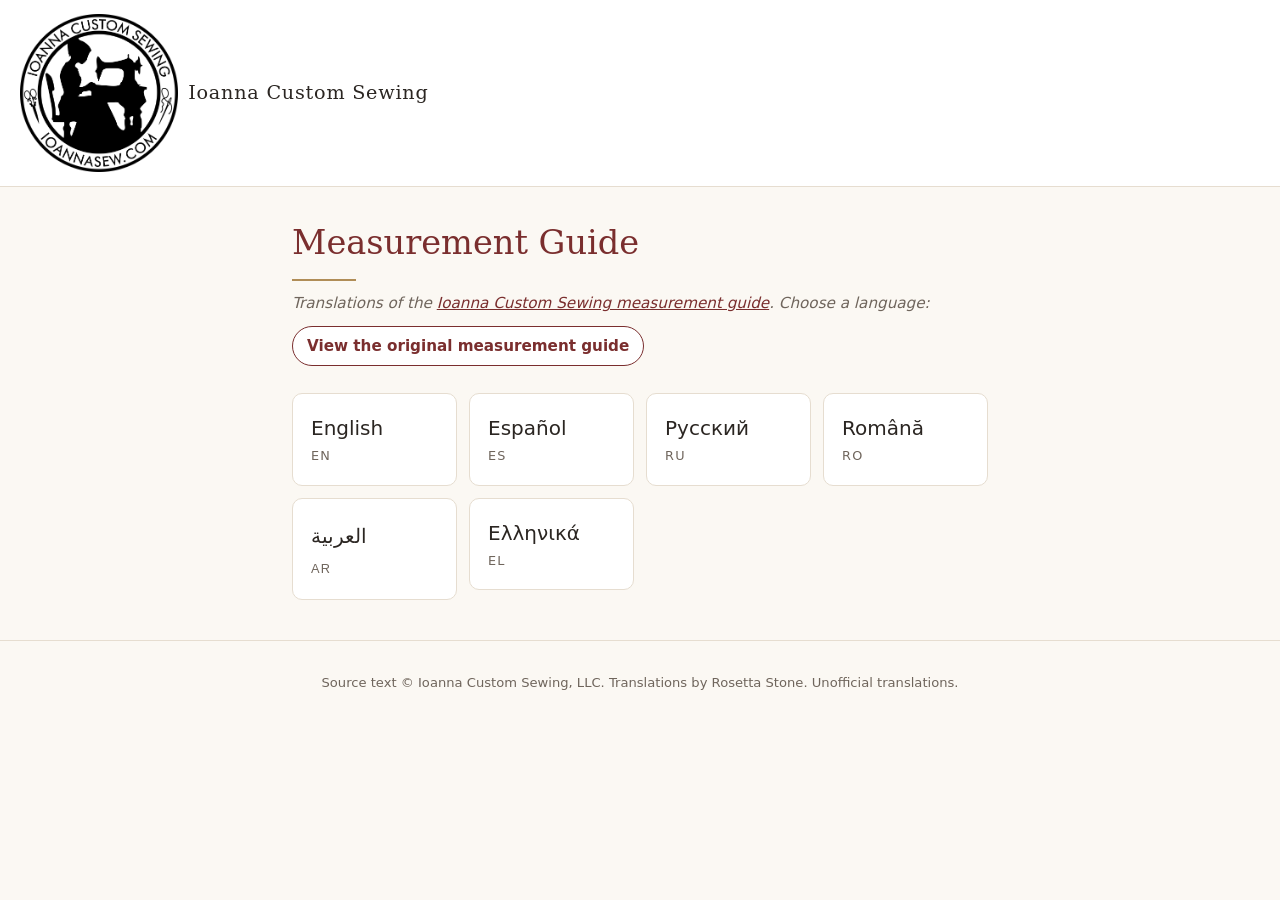
<file: index.html>
<!DOCTYPE html>
<html lang="en" dir="ltr">
<head>
<meta charset="utf-8">
<meta name="viewport" content="width=device-width, initial-scale=1">
<title>Measurement Guide — Translations — Ioanna Custom Sewing</title>
<link rel="stylesheet" href="style.css?v=3">
</head>
<body>
<header class="site">
  <div class="brand"><a class="logo-link" href="https://orthodox-attire.com/measurement-guide"><img class="logo" src="images/ioannaSewNoLastNameLogoNoBackground.png" width="158" height="158" alt="Ioanna Custom Sewing logo"></a><a class="home" href="index.html">Ioanna Custom Sewing</a></div>
</header>
<main>
  <h1>Measurement Guide</h1>
  <p class="sub">Translations of the <a href="https://orthodox-attire.com/measurement-guide">Ioanna Custom Sewing measurement guide</a>. Choose a language:</p>
  <p class="orig"><a href="https://orthodox-attire.com/measurement-guide">View the original measurement guide</a></p>
  <ul class="langgrid">
    <li><a href="en.html" lang="en" hreflang="en" dir="ltr"><span class="lname">English</span><span class="code">en</span></a></li>
    <li><a href="es.html" lang="es" hreflang="es" dir="ltr"><span class="lname">Español</span><span class="code">es</span></a></li>
    <li><a href="ru.html" lang="ru" hreflang="ru" dir="ltr"><span class="lname">Русский</span><span class="code">ru</span></a></li>
    <li><a href="ro.html" lang="ro" hreflang="ro" dir="ltr"><span class="lname">Română</span><span class="code">ro</span></a></li>
    <li><a href="ar.html" lang="ar" hreflang="ar" dir="rtl"><span class="lname">العربية</span><span class="code">ar</span></a></li>
    <li><a href="el.html" lang="el" hreflang="el" dir="ltr"><span class="lname">Ελληνικά</span><span class="code">el</span></a></li>
  </ul>
</main>
<footer>
  <p>Source text © Ioanna Custom Sewing, LLC. Translations by Rosetta Stone. Unofficial translations.</p>
</footer>
</body>
</html>
</file>
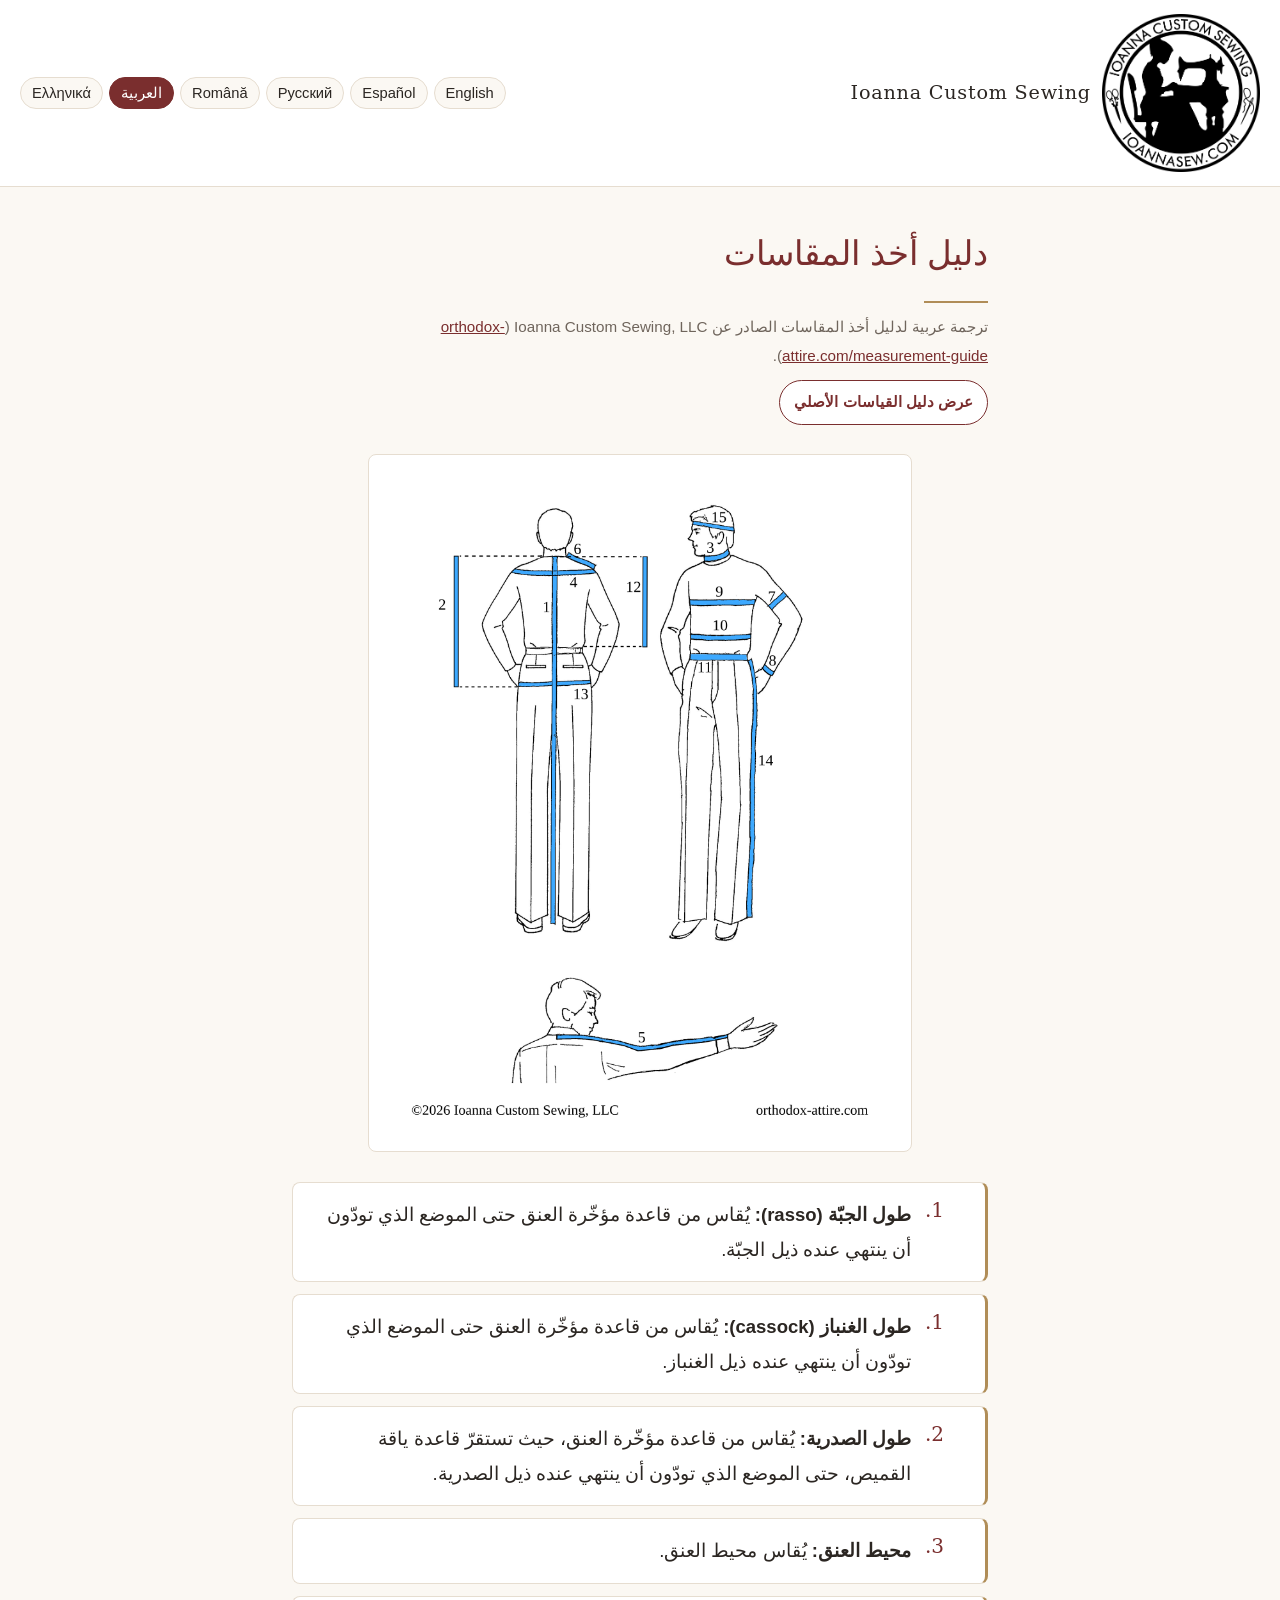
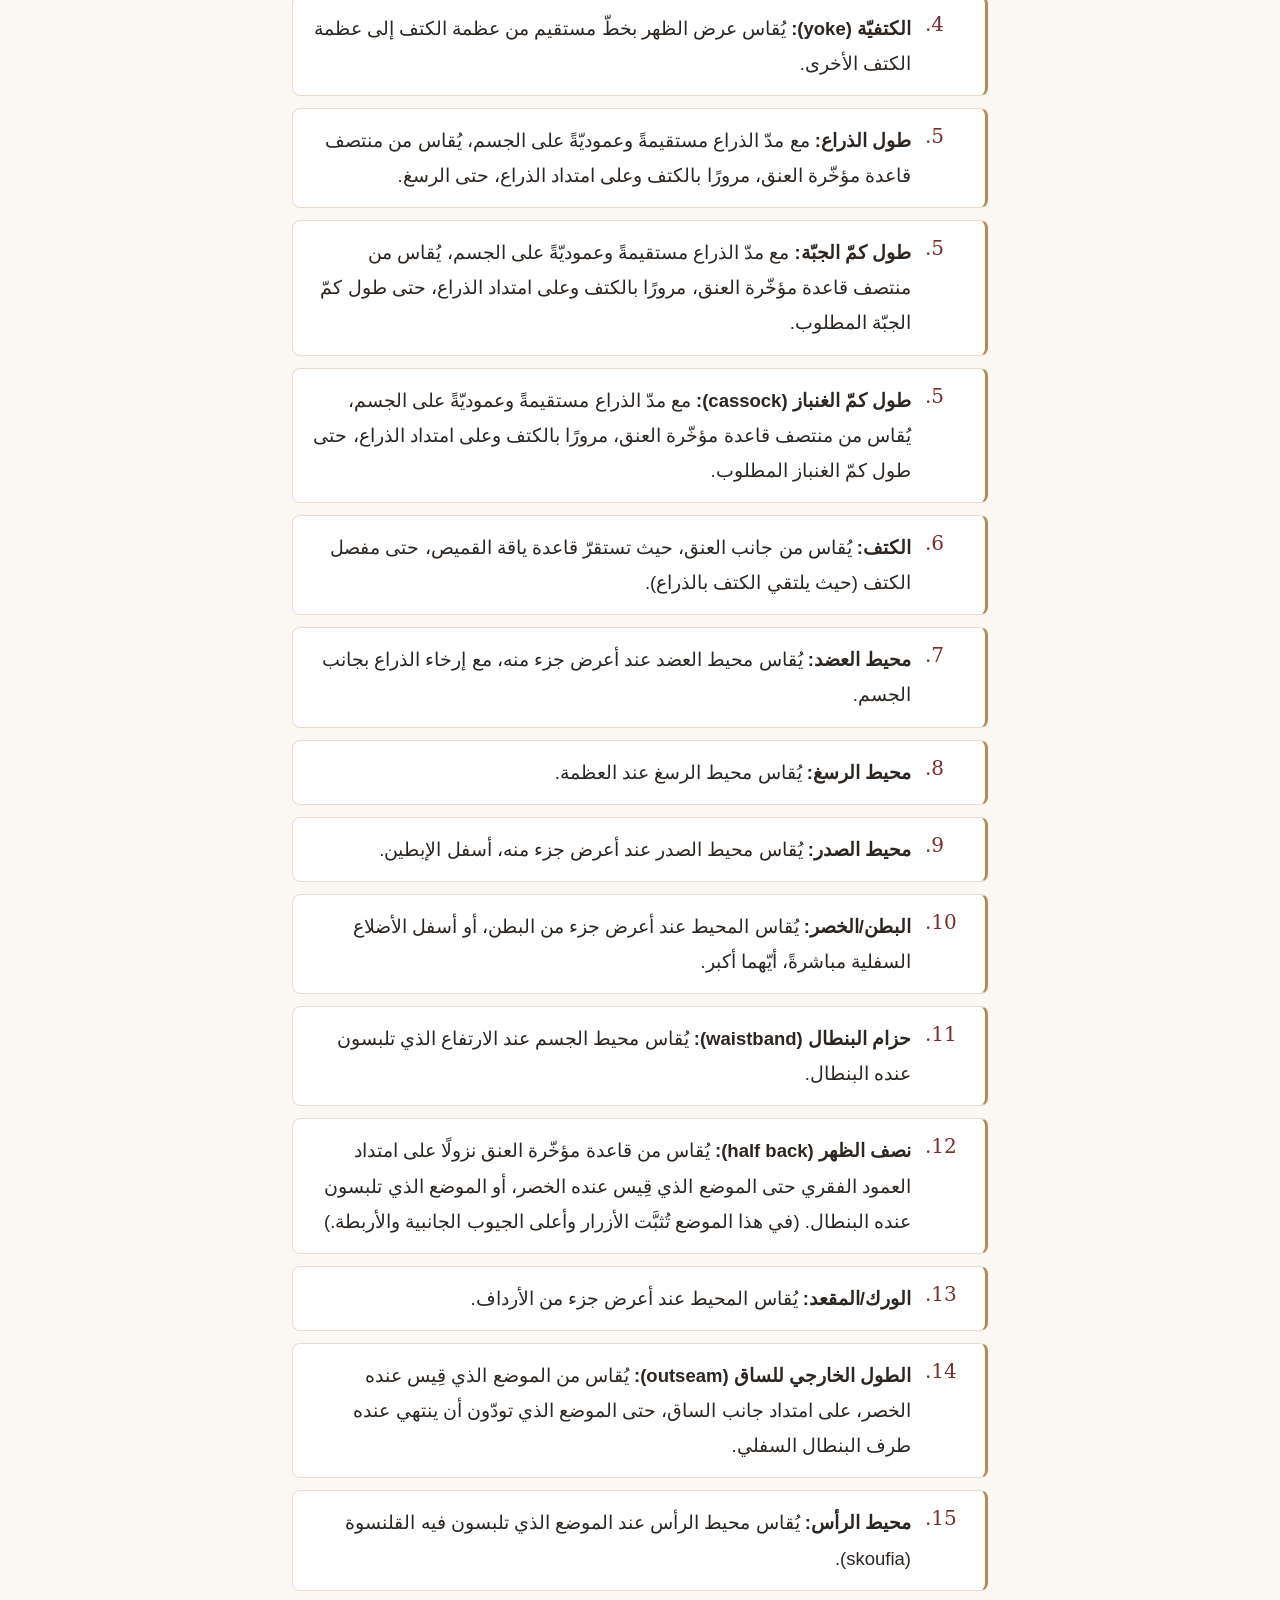
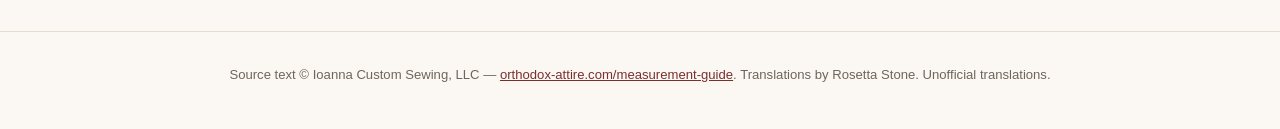
<file: ar.html>
<!DOCTYPE html>
<html lang="ar" dir="rtl">
<head>
<meta charset="utf-8">
<meta name="viewport" content="width=device-width, initial-scale=1">
<title>دليل أخذ المقاسات — Ioanna Custom Sewing</title>
<link rel="stylesheet" href="style.css?v=3">
</head>
<body>
<header class="site">
  <div class="brand"><a class="logo-link" href="https://orthodox-attire.com/measurement-guide"><img class="logo" src="images/ioannaSewNoLastNameLogoNoBackground.png" width="158" height="158" alt="Ioanna Custom Sewing logo"></a><a class="home" href="index.html" lang="en" dir="ltr">Ioanna Custom Sewing</a></div>
  <nav class="langs" aria-label="Language / Idioma / Язык / Limba / اللغة / Γλώσσα"><ul><li><a href="en.html" lang="en" hreflang="en" dir="ltr">English</a></li><li><a href="es.html" lang="es" hreflang="es" dir="ltr">Español</a></li><li><a href="ru.html" lang="ru" hreflang="ru" dir="ltr">Русский</a></li><li><a href="ro.html" lang="ro" hreflang="ro" dir="ltr">Română</a></li><li><a href="ar.html" lang="ar" hreflang="ar" dir="rtl" aria-current="page">العربية</a></li><li><a href="el.html" lang="el" hreflang="el" dir="ltr">Ελληνικά</a></li></ul></nav>
</header>
<main>
  <h1>دليل أخذ المقاسات</h1>
  <p class="sub">ترجمة عربية لدليل أخذ المقاسات الصادر عن Ioanna Custom Sewing, LLC ‏(<a href="https://orthodox-attire.com/measurement-guide">orthodox-attire.com/measurement-guide</a>).</p>
  <p class="orig"><a href="https://orthodox-attire.com/measurement-guide">عرض دليل القياسات الأصلي</a></p>
  <figure class="diagram"><img src="images/IoannaCustomSewing-MensMeasurementDiagram.png" width="816" height="1056" alt="مخطط القياسات"></figure>
  <ol class="guide">
      <li value="1"><span class="num">1.</span><div><strong>طول الجبّة (rasso):</strong> يُقاس من قاعدة مؤخّرة العنق حتى الموضع الذي تودّون أن ينتهي عنده ذيل الجبّة.</div></li>
      <li value="1"><span class="num">1.</span><div><strong>طول الغنباز (cassock):</strong> يُقاس من قاعدة مؤخّرة العنق حتى الموضع الذي تودّون أن ينتهي عنده ذيل الغنباز.</div></li>
      <li value="2"><span class="num">2.</span><div><strong>طول الصدرية:</strong> يُقاس من قاعدة مؤخّرة العنق، حيث تستقرّ قاعدة ياقة القميص، حتى الموضع الذي تودّون أن ينتهي عنده ذيل الصدرية.</div></li>
      <li value="3"><span class="num">3.</span><div><strong>محيط العنق:</strong> يُقاس محيط العنق.</div></li>
      <li value="4"><span class="num">4.</span><div><strong>الكتفيّة (yoke):</strong> يُقاس عرض الظهر بخطّ مستقيم من عظمة الكتف إلى عظمة الكتف الأخرى.</div></li>
      <li value="5"><span class="num">5.</span><div><strong>طول الذراع:</strong> مع مدّ الذراع مستقيمةً وعموديّةً على الجسم، يُقاس من منتصف قاعدة مؤخّرة العنق، مرورًا بالكتف وعلى امتداد الذراع، حتى الرسغ.</div></li>
      <li value="5"><span class="num">5.</span><div><strong>طول كمّ الجبّة:</strong> مع مدّ الذراع مستقيمةً وعموديّةً على الجسم، يُقاس من منتصف قاعدة مؤخّرة العنق، مرورًا بالكتف وعلى امتداد الذراع، حتى طول كمّ الجبّة المطلوب.</div></li>
      <li value="5"><span class="num">5.</span><div><strong>طول كمّ الغنباز (cassock):</strong> مع مدّ الذراع مستقيمةً وعموديّةً على الجسم، يُقاس من منتصف قاعدة مؤخّرة العنق، مرورًا بالكتف وعلى امتداد الذراع، حتى طول كمّ الغنباز المطلوب.</div></li>
      <li value="6"><span class="num">6.</span><div><strong>الكتف:</strong> يُقاس من جانب العنق، حيث تستقرّ قاعدة ياقة القميص، حتى مفصل الكتف (حيث يلتقي الكتف بالذراع).</div></li>
      <li value="7"><span class="num">7.</span><div><strong>محيط العضد:</strong> يُقاس محيط العضد عند أعرض جزء منه، مع إرخاء الذراع بجانب الجسم.</div></li>
      <li value="8"><span class="num">8.</span><div><strong>محيط الرسغ:</strong> يُقاس محيط الرسغ عند العظمة.</div></li>
      <li value="9"><span class="num">9.</span><div><strong>محيط الصدر:</strong> يُقاس محيط الصدر عند أعرض جزء منه، أسفل الإبطين.</div></li>
      <li value="10"><span class="num">10.</span><div><strong>البطن/الخصر:</strong> يُقاس المحيط عند أعرض جزء من البطن، أو أسفل الأضلاع السفلية مباشرةً، أيّهما أكبر.</div></li>
      <li value="11"><span class="num">11.</span><div><strong>حزام البنطال (waistband):</strong> يُقاس محيط الجسم عند الارتفاع الذي تلبسون عنده البنطال.</div></li>
      <li value="12"><span class="num">12.</span><div><strong>نصف الظهر (half back):</strong> يُقاس من قاعدة مؤخّرة العنق نزولًا على امتداد العمود الفقري حتى الموضع الذي قِيس عنده الخصر، أو الموضع الذي تلبسون عنده البنطال. (في هذا الموضع تُثبَّت الأزرار وأعلى الجيوب الجانبية والأربطة.)</div></li>
      <li value="13"><span class="num">13.</span><div><strong>الورك/المقعد:</strong> يُقاس المحيط عند أعرض جزء من الأرداف.</div></li>
      <li value="14"><span class="num">14.</span><div><strong>الطول الخارجي للساق (outseam):</strong> يُقاس من الموضع الذي قِيس عنده الخصر، على امتداد جانب الساق، حتى الموضع الذي تودّون أن ينتهي عنده طرف البنطال السفلي.</div></li>
      <li value="15"><span class="num">15.</span><div><strong>محيط الرأس:</strong> يُقاس محيط الرأس عند الموضع الذي تلبسون فيه القلنسوة (skoufia).</div></li>
  </ol>
</main>
<footer lang="en" dir="ltr">
  <p>Source text © Ioanna Custom Sewing, LLC — <a href="https://orthodox-attire.com/measurement-guide">orthodox-attire.com/measurement-guide</a>. Translations by Rosetta Stone. Unofficial translations.</p>
</footer>
</body>
</html>
</file>
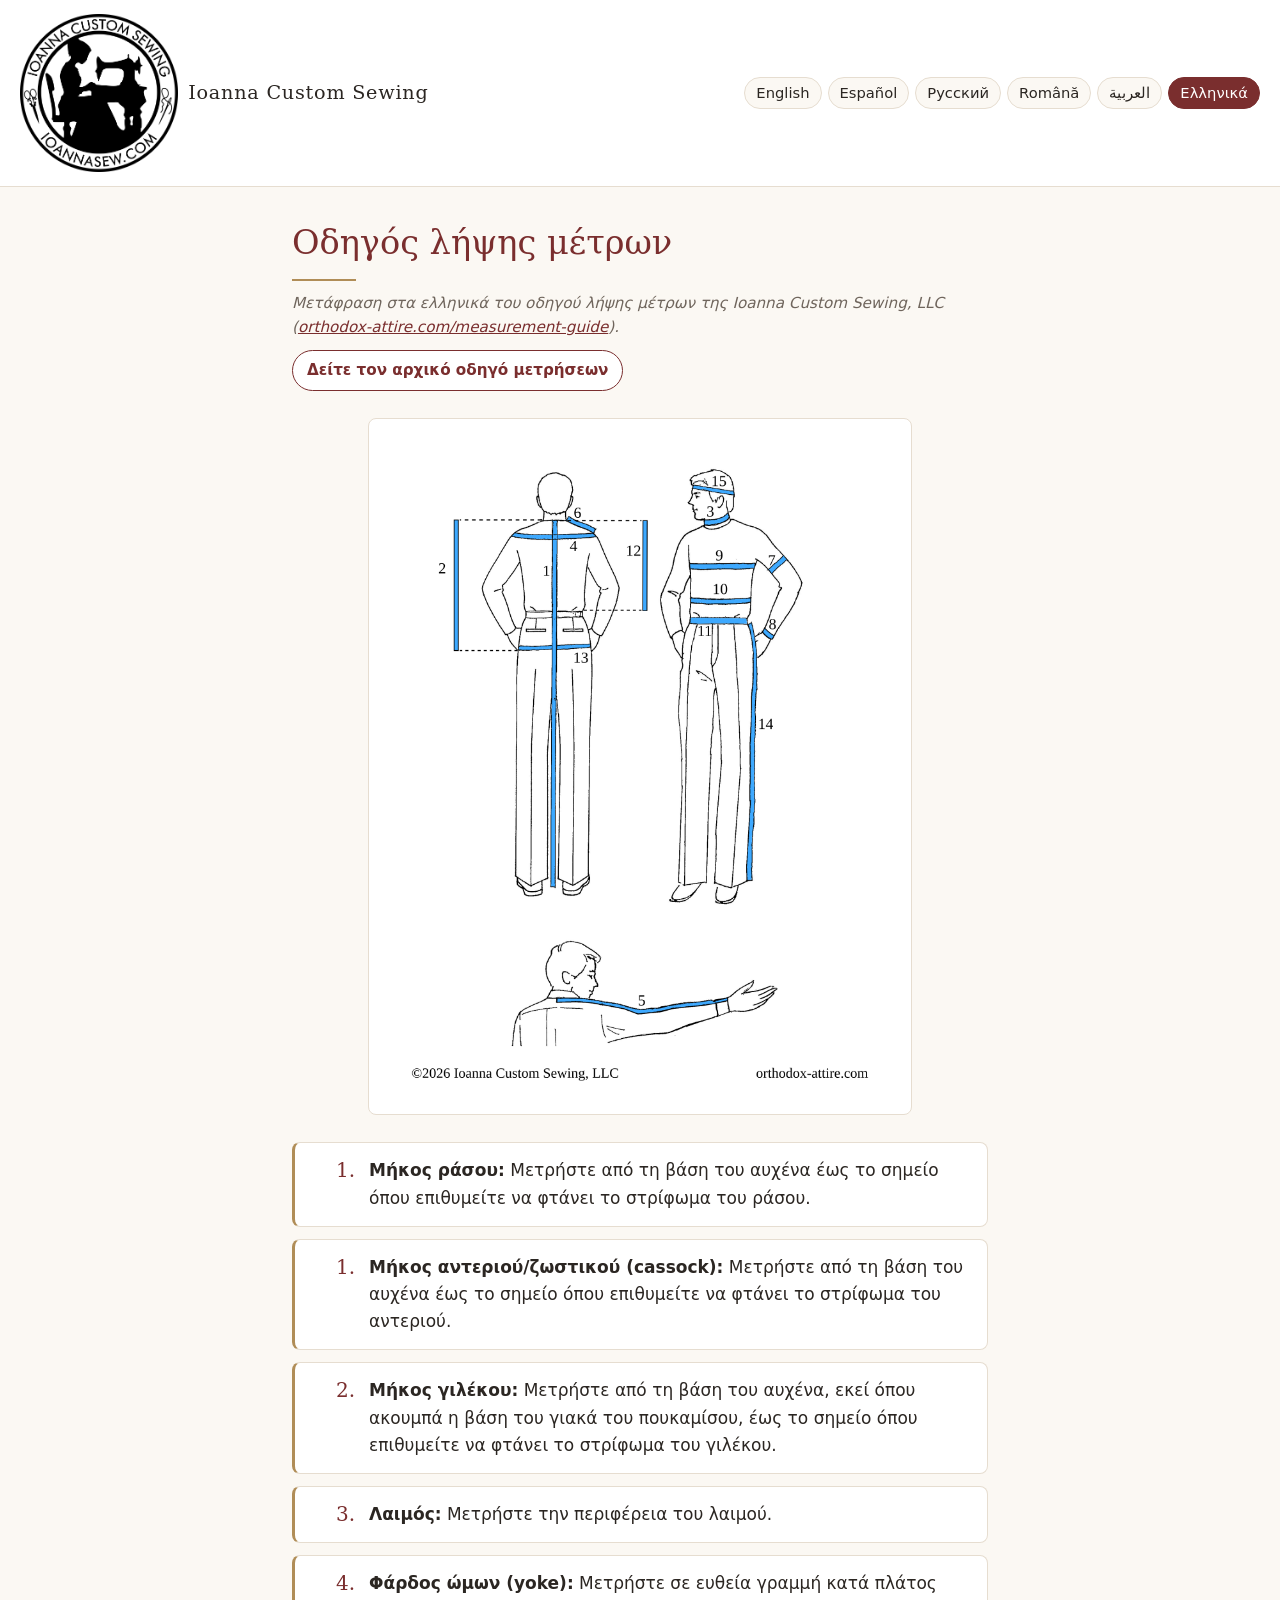
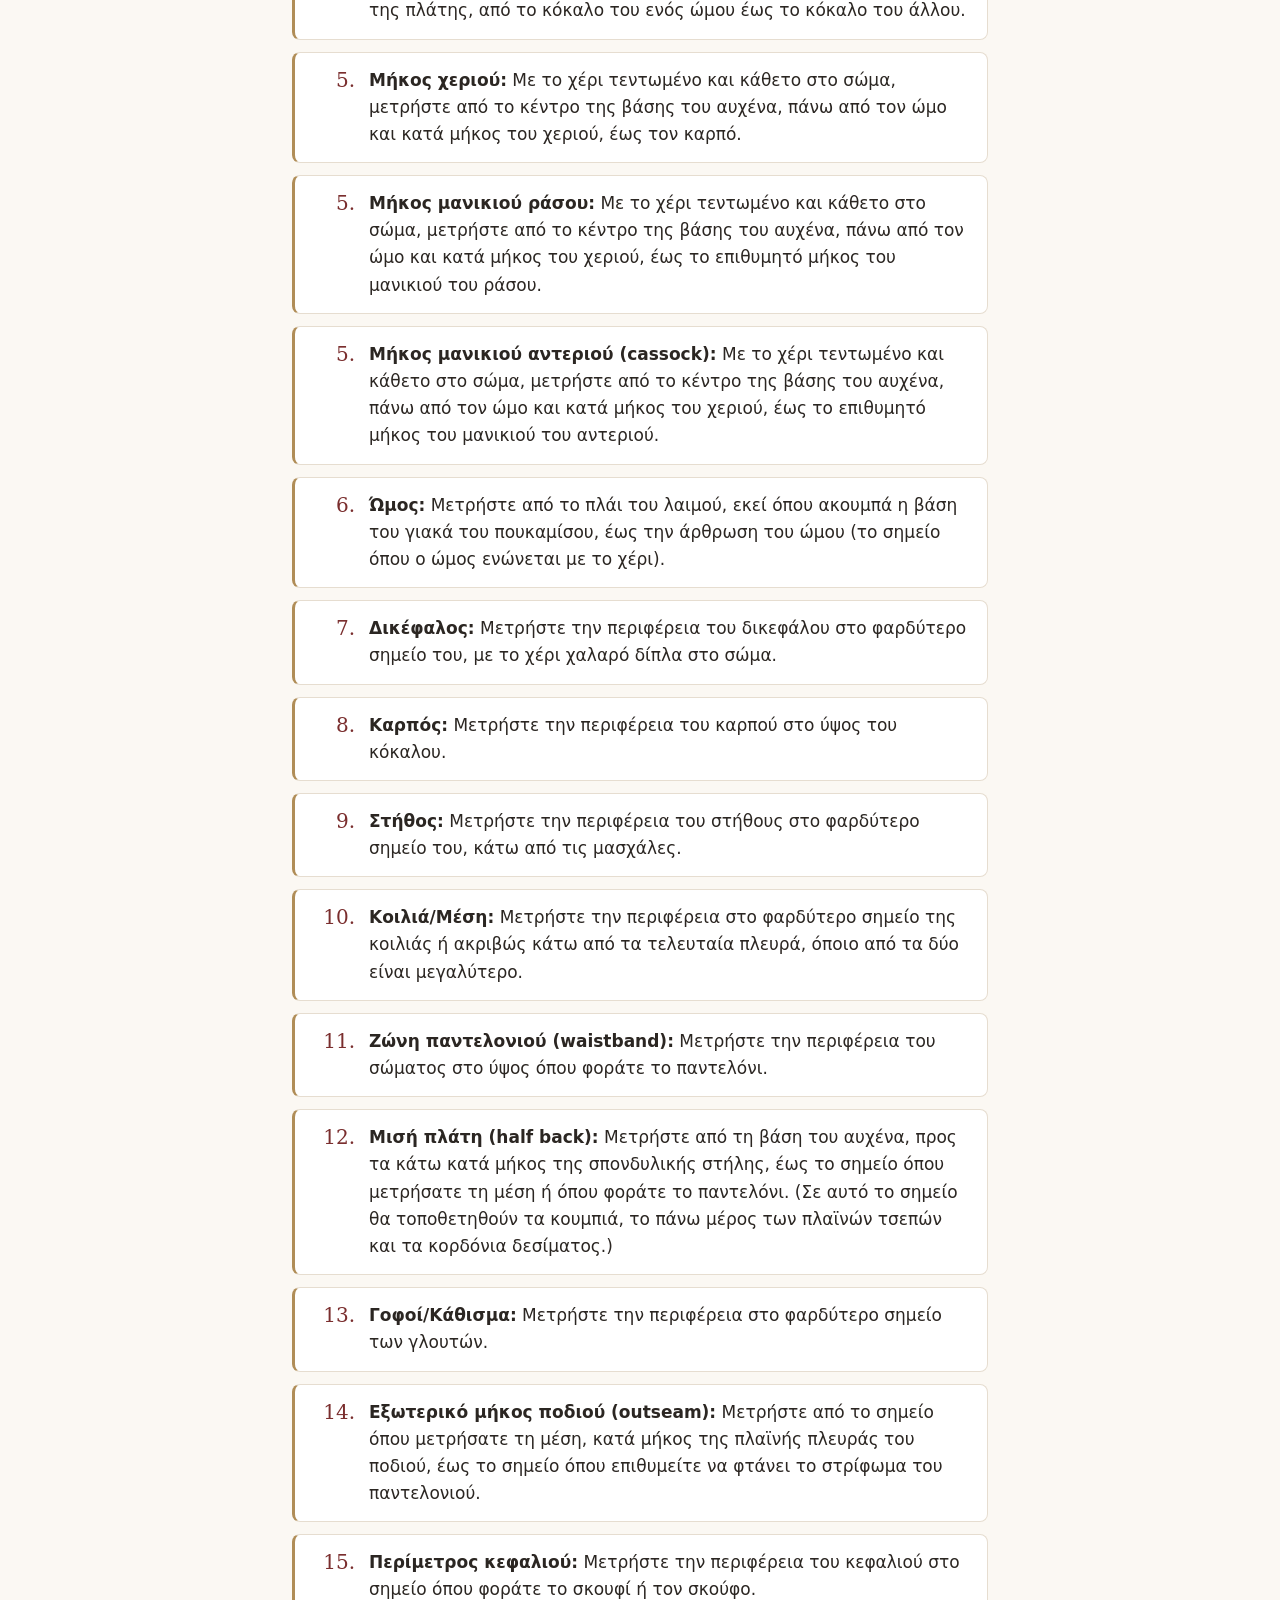
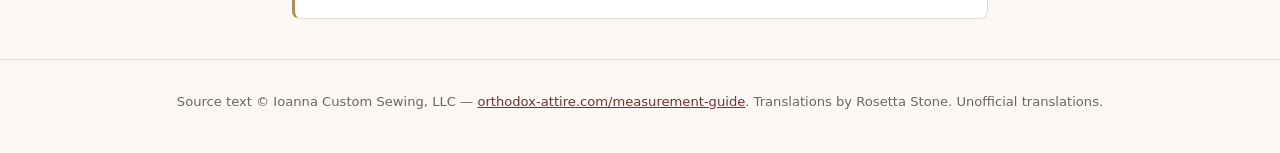
<file: el.html>
<!DOCTYPE html>
<html lang="el" dir="ltr">
<head>
<meta charset="utf-8">
<meta name="viewport" content="width=device-width, initial-scale=1">
<title>Οδηγός λήψης μέτρων — Ioanna Custom Sewing</title>
<link rel="stylesheet" href="style.css?v=3">
</head>
<body>
<header class="site">
  <div class="brand"><a class="logo-link" href="https://orthodox-attire.com/measurement-guide"><img class="logo" src="images/ioannaSewNoLastNameLogoNoBackground.png" width="158" height="158" alt="Ioanna Custom Sewing logo"></a><a class="home" href="index.html" lang="en" dir="ltr">Ioanna Custom Sewing</a></div>
  <nav class="langs" aria-label="Language / Idioma / Язык / Limba / اللغة / Γλώσσα"><ul><li><a href="en.html" lang="en" hreflang="en" dir="ltr">English</a></li><li><a href="es.html" lang="es" hreflang="es" dir="ltr">Español</a></li><li><a href="ru.html" lang="ru" hreflang="ru" dir="ltr">Русский</a></li><li><a href="ro.html" lang="ro" hreflang="ro" dir="ltr">Română</a></li><li><a href="ar.html" lang="ar" hreflang="ar" dir="rtl">العربية</a></li><li><a href="el.html" lang="el" hreflang="el" dir="ltr" aria-current="page">Ελληνικά</a></li></ul></nav>
</header>
<main>
  <h1>Οδηγός λήψης μέτρων</h1>
  <p class="sub">Μετάφραση στα ελληνικά του οδηγού λήψης μέτρων της Ioanna Custom Sewing, LLC (<a href="https://orthodox-attire.com/measurement-guide">orthodox-attire.com/measurement-guide</a>).</p>
  <p class="orig"><a href="https://orthodox-attire.com/measurement-guide">Δείτε τον αρχικό οδηγό μετρήσεων</a></p>
  <figure class="diagram"><img src="images/IoannaCustomSewing-MensMeasurementDiagram.png" width="816" height="1056" alt="Διάγραμμα μετρήσεων"></figure>
  <ol class="guide">
      <li value="1"><span class="num">1.</span><div><strong>Μήκος ράσου:</strong> Μετρήστε από τη βάση του αυχένα έως το σημείο όπου επιθυμείτε να φτάνει το στρίφωμα του ράσου.</div></li>
      <li value="1"><span class="num">1.</span><div><strong>Μήκος αντεριού/ζωστικού (cassock):</strong> Μετρήστε από τη βάση του αυχένα έως το σημείο όπου επιθυμείτε να φτάνει το στρίφωμα του αντεριού.</div></li>
      <li value="2"><span class="num">2.</span><div><strong>Μήκος γιλέκου:</strong> Μετρήστε από τη βάση του αυχένα, εκεί όπου ακουμπά η βάση του γιακά του πουκαμίσου, έως το σημείο όπου επιθυμείτε να φτάνει το στρίφωμα του γιλέκου.</div></li>
      <li value="3"><span class="num">3.</span><div><strong>Λαιμός:</strong> Μετρήστε την περιφέρεια του λαιμού.</div></li>
      <li value="4"><span class="num">4.</span><div><strong>Φάρδος ώμων (yoke):</strong> Μετρήστε σε ευθεία γραμμή κατά πλάτος της πλάτης, από το κόκαλο του ενός ώμου έως το κόκαλο του άλλου.</div></li>
      <li value="5"><span class="num">5.</span><div><strong>Μήκος χεριού:</strong> Με το χέρι τεντωμένο και κάθετο στο σώμα, μετρήστε από το κέντρο της βάσης του αυχένα, πάνω από τον ώμο και κατά μήκος του χεριού, έως τον καρπό.</div></li>
      <li value="5"><span class="num">5.</span><div><strong>Μήκος μανικιού ράσου:</strong> Με το χέρι τεντωμένο και κάθετο στο σώμα, μετρήστε από το κέντρο της βάσης του αυχένα, πάνω από τον ώμο και κατά μήκος του χεριού, έως το επιθυμητό μήκος του μανικιού του ράσου.</div></li>
      <li value="5"><span class="num">5.</span><div><strong>Μήκος μανικιού αντεριού (cassock):</strong> Με το χέρι τεντωμένο και κάθετο στο σώμα, μετρήστε από το κέντρο της βάσης του αυχένα, πάνω από τον ώμο και κατά μήκος του χεριού, έως το επιθυμητό μήκος του μανικιού του αντεριού.</div></li>
      <li value="6"><span class="num">6.</span><div><strong>Ώμος:</strong> Μετρήστε από το πλάι του λαιμού, εκεί όπου ακουμπά η βάση του γιακά του πουκαμίσου, έως την άρθρωση του ώμου (το σημείο όπου ο ώμος ενώνεται με το χέρι).</div></li>
      <li value="7"><span class="num">7.</span><div><strong>Δικέφαλος:</strong> Μετρήστε την περιφέρεια του δικεφάλου στο φαρδύτερο σημείο του, με το χέρι χαλαρό δίπλα στο σώμα.</div></li>
      <li value="8"><span class="num">8.</span><div><strong>Καρπός:</strong> Μετρήστε την περιφέρεια του καρπού στο ύψος του κόκαλου.</div></li>
      <li value="9"><span class="num">9.</span><div><strong>Στήθος:</strong> Μετρήστε την περιφέρεια του στήθους στο φαρδύτερο σημείο του, κάτω από τις μασχάλες.</div></li>
      <li value="10"><span class="num">10.</span><div><strong>Κοιλιά/Μέση:</strong> Μετρήστε την περιφέρεια στο φαρδύτερο σημείο της κοιλιάς ή ακριβώς κάτω από τα τελευταία πλευρά, όποιο από τα δύο είναι μεγαλύτερο.</div></li>
      <li value="11"><span class="num">11.</span><div><strong>Ζώνη παντελονιού (waistband):</strong> Μετρήστε την περιφέρεια του σώματος στο ύψος όπου φοράτε το παντελόνι.</div></li>
      <li value="12"><span class="num">12.</span><div><strong>Μισή πλάτη (half back):</strong> Μετρήστε από τη βάση του αυχένα, προς τα κάτω κατά μήκος της σπονδυλικής στήλης, έως το σημείο όπου μετρήσατε τη μέση ή όπου φοράτε το παντελόνι. (Σε αυτό το σημείο θα τοποθετηθούν τα κουμπιά, το πάνω μέρος των πλαϊνών τσεπών και τα κορδόνια δεσίματος.)</div></li>
      <li value="13"><span class="num">13.</span><div><strong>Γοφοί/Κάθισμα:</strong> Μετρήστε την περιφέρεια στο φαρδύτερο σημείο των γλουτών.</div></li>
      <li value="14"><span class="num">14.</span><div><strong>Εξωτερικό μήκος ποδιού (outseam):</strong> Μετρήστε από το σημείο όπου μετρήσατε τη μέση, κατά μήκος της πλαϊνής πλευράς του ποδιού, έως το σημείο όπου επιθυμείτε να φτάνει το στρίφωμα του παντελονιού.</div></li>
      <li value="15"><span class="num">15.</span><div><strong>Περίμετρος κεφαλιού:</strong> Μετρήστε την περιφέρεια του κεφαλιού στο σημείο όπου φοράτε το σκουφί ή τον σκούφο.</div></li>
  </ol>
</main>
<footer lang="en" dir="ltr">
  <p>Source text © Ioanna Custom Sewing, LLC — <a href="https://orthodox-attire.com/measurement-guide">orthodox-attire.com/measurement-guide</a>. Translations by Rosetta Stone. Unofficial translations.</p>
</footer>
</body>
</html>
</file>
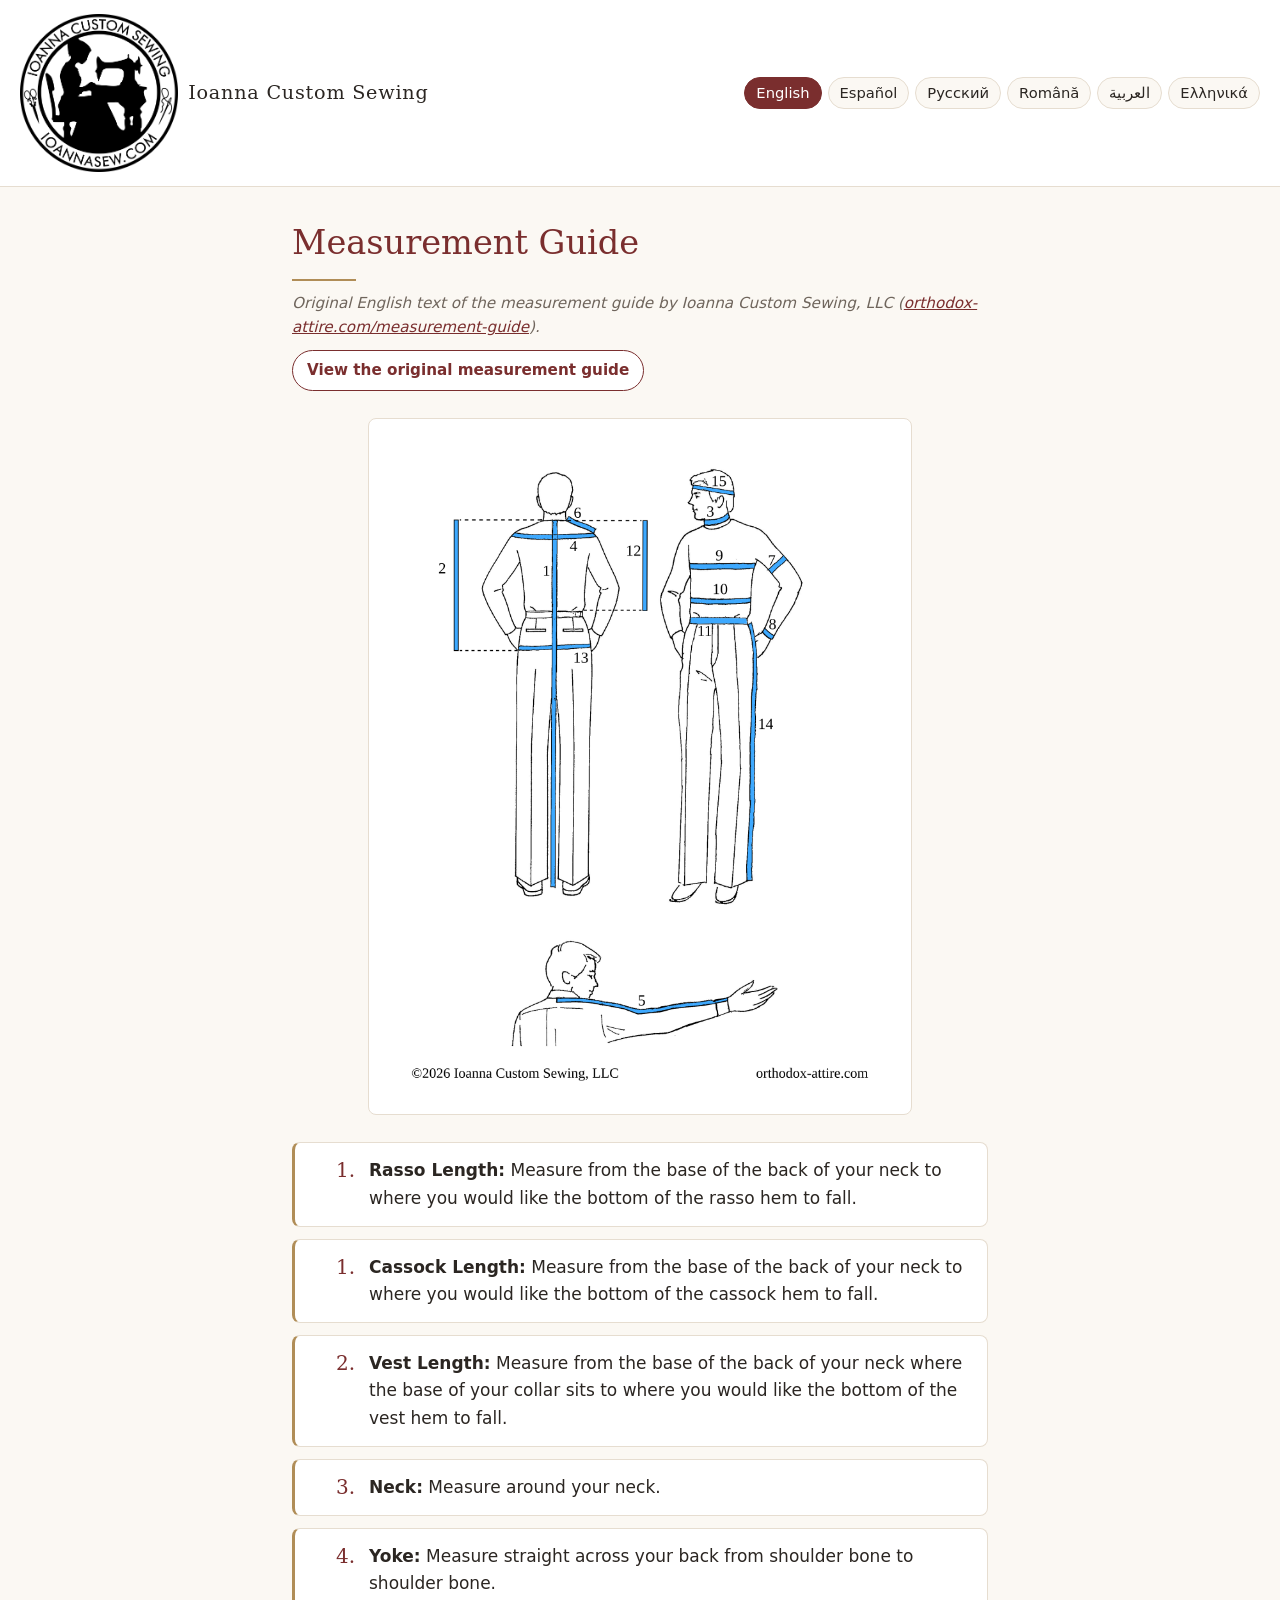
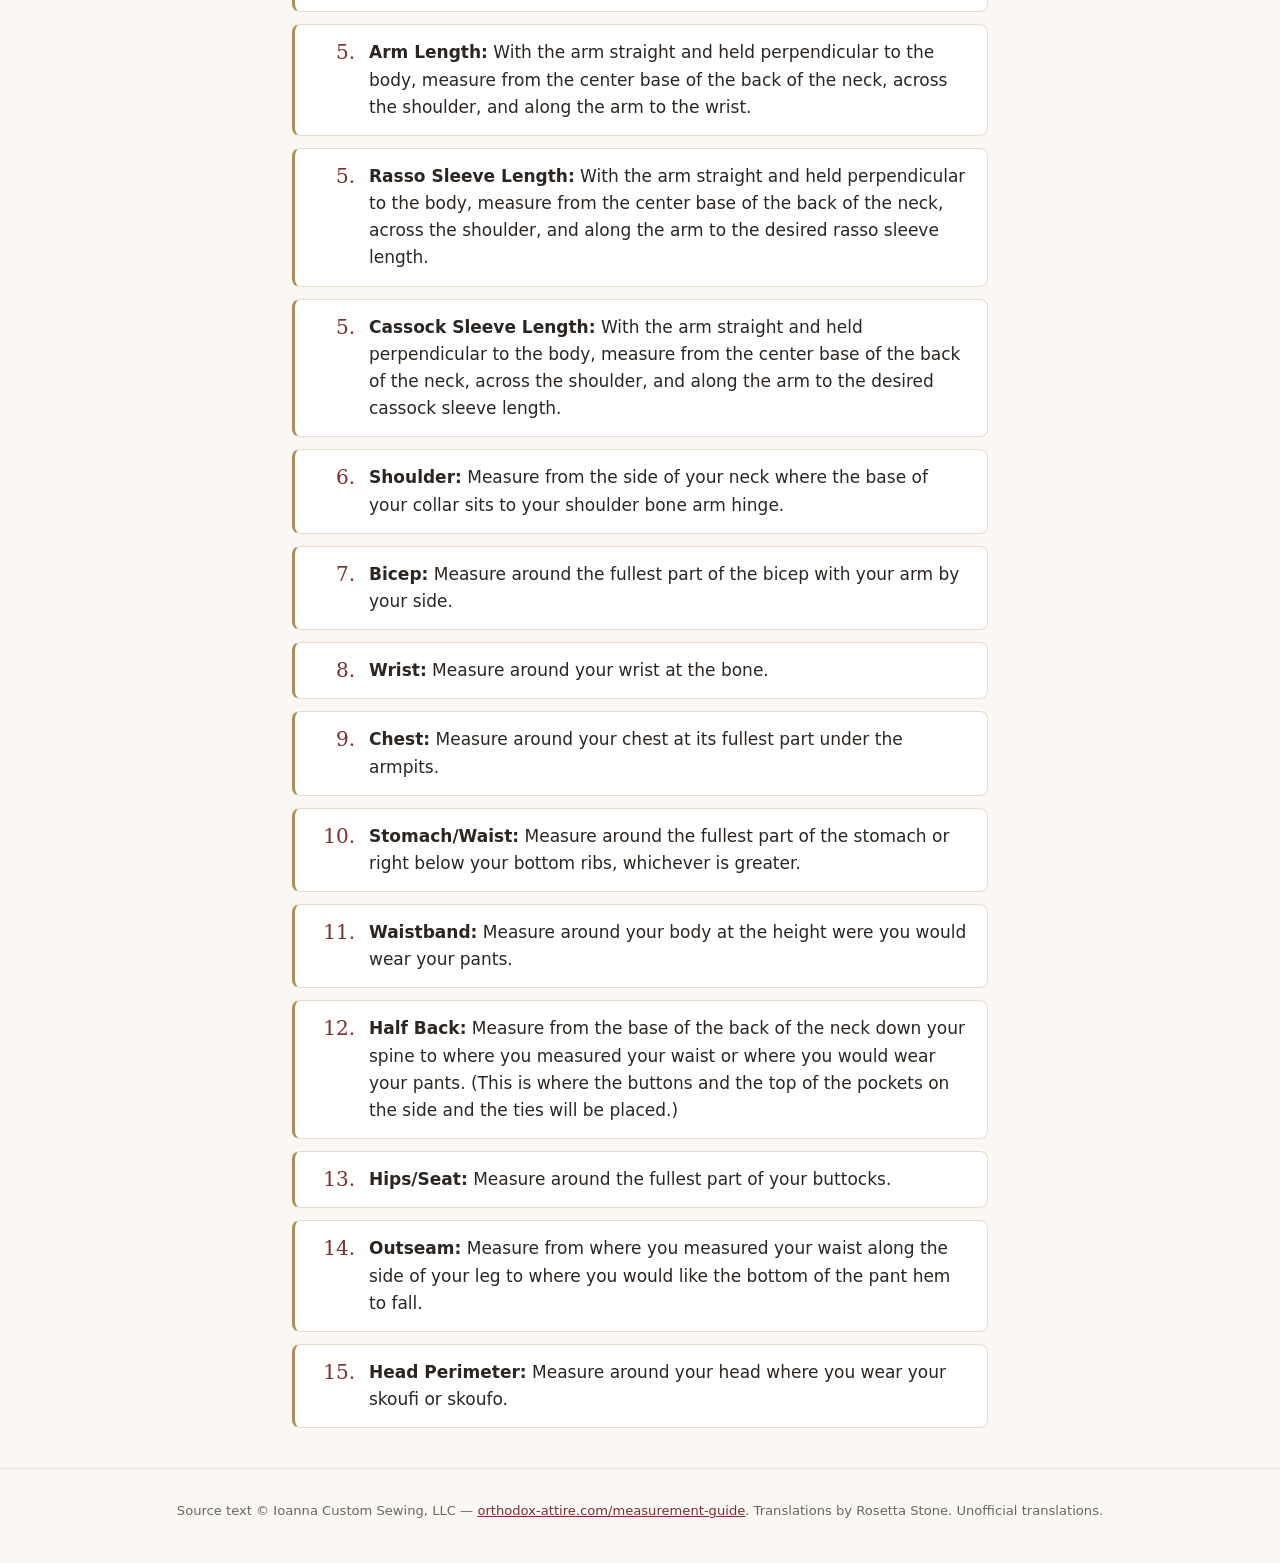
<file: en.html>
<!DOCTYPE html>
<html lang="en" dir="ltr">
<head>
<meta charset="utf-8">
<meta name="viewport" content="width=device-width, initial-scale=1">
<title>Measurement Guide — Ioanna Custom Sewing</title>
<link rel="stylesheet" href="style.css?v=3">
</head>
<body>
<header class="site">
  <div class="brand"><a class="logo-link" href="https://orthodox-attire.com/measurement-guide"><img class="logo" src="images/ioannaSewNoLastNameLogoNoBackground.png" width="158" height="158" alt="Ioanna Custom Sewing logo"></a><a class="home" href="index.html" lang="en" dir="ltr">Ioanna Custom Sewing</a></div>
  <nav class="langs" aria-label="Language / Idioma / Язык / Limba / اللغة / Γλώσσα"><ul><li><a href="en.html" lang="en" hreflang="en" dir="ltr" aria-current="page">English</a></li><li><a href="es.html" lang="es" hreflang="es" dir="ltr">Español</a></li><li><a href="ru.html" lang="ru" hreflang="ru" dir="ltr">Русский</a></li><li><a href="ro.html" lang="ro" hreflang="ro" dir="ltr">Română</a></li><li><a href="ar.html" lang="ar" hreflang="ar" dir="rtl">العربية</a></li><li><a href="el.html" lang="el" hreflang="el" dir="ltr">Ελληνικά</a></li></ul></nav>
</header>
<main>
  <h1>Measurement Guide</h1>
  <p class="sub">Original English text of the measurement guide by Ioanna Custom Sewing, LLC (<a href="https://orthodox-attire.com/measurement-guide">orthodox-attire.com/measurement-guide</a>).</p>
  <p class="orig"><a href="https://orthodox-attire.com/measurement-guide">View the original measurement guide</a></p>
  <figure class="diagram"><img src="images/IoannaCustomSewing-MensMeasurementDiagram.png" width="816" height="1056" alt="Measurement diagram"></figure>
  <ol class="guide">
      <li value="1"><span class="num">1.</span><div><strong>Rasso Length:</strong> Measure from the base of the back of your neck to where you would like the bottom of the rasso hem to fall.</div></li>
      <li value="1"><span class="num">1.</span><div><strong>Cassock Length:</strong> Measure from the base of the back of your neck to where you would like the bottom of the cassock hem to fall.</div></li>
      <li value="2"><span class="num">2.</span><div><strong>Vest Length:</strong> Measure from the base of the back of your neck where the base of your collar sits to where you would like the bottom of the vest hem to fall.</div></li>
      <li value="3"><span class="num">3.</span><div><strong>Neck:</strong> Measure around your neck.</div></li>
      <li value="4"><span class="num">4.</span><div><strong>Yoke:</strong> Measure straight across your back from shoulder bone to shoulder bone.</div></li>
      <li value="5"><span class="num">5.</span><div><strong>Arm Length:</strong> With the arm straight and held perpendicular to the body, measure from the center base of the back of the neck, across the shoulder, and along the arm to the wrist.</div></li>
      <li value="5"><span class="num">5.</span><div><strong>Rasso Sleeve Length:</strong> With the arm straight and held perpendicular to the body, measure from the center base of the back of the neck, across the shoulder, and along the arm to the desired rasso sleeve length.</div></li>
      <li value="5"><span class="num">5.</span><div><strong>Cassock Sleeve Length:</strong> With the arm straight and held perpendicular to the body, measure from the center base of the back of the neck, across the shoulder, and along the arm to the desired cassock sleeve length.</div></li>
      <li value="6"><span class="num">6.</span><div><strong>Shoulder:</strong> Measure from the side of your neck where the base of your collar sits to your shoulder bone arm hinge.</div></li>
      <li value="7"><span class="num">7.</span><div><strong>Bicep:</strong> Measure around the fullest part of the bicep with your arm by your side.</div></li>
      <li value="8"><span class="num">8.</span><div><strong>Wrist:</strong> Measure around your wrist at the bone.</div></li>
      <li value="9"><span class="num">9.</span><div><strong>Chest:</strong> Measure around your chest at its fullest part under the armpits.</div></li>
      <li value="10"><span class="num">10.</span><div><strong>Stomach/Waist:</strong> Measure around the fullest part of the stomach or right below your bottom ribs, whichever is greater.</div></li>
      <li value="11"><span class="num">11.</span><div><strong>Waistband:</strong> Measure around your body at the height were you would wear your pants.</div></li>
      <li value="12"><span class="num">12.</span><div><strong>Half Back:</strong> Measure from the base of the back of the neck down your spine to where you measured your waist or where you would wear your pants. (This is where the buttons and the top of the pockets on the side and the ties will be placed.)</div></li>
      <li value="13"><span class="num">13.</span><div><strong>Hips/Seat:</strong> Measure around the fullest part of your buttocks.</div></li>
      <li value="14"><span class="num">14.</span><div><strong>Outseam:</strong> Measure from where you measured your waist along the side of your leg to where you would like the bottom of the pant hem to fall.</div></li>
      <li value="15"><span class="num">15.</span><div><strong>Head Perimeter:</strong> Measure around your head where you wear your skoufi or skoufo.</div></li>
  </ol>
</main>
<footer lang="en" dir="ltr">
  <p>Source text © Ioanna Custom Sewing, LLC — <a href="https://orthodox-attire.com/measurement-guide">orthodox-attire.com/measurement-guide</a>. Translations by Rosetta Stone. Unofficial translations.</p>
</footer>
</body>
</html>
</file>
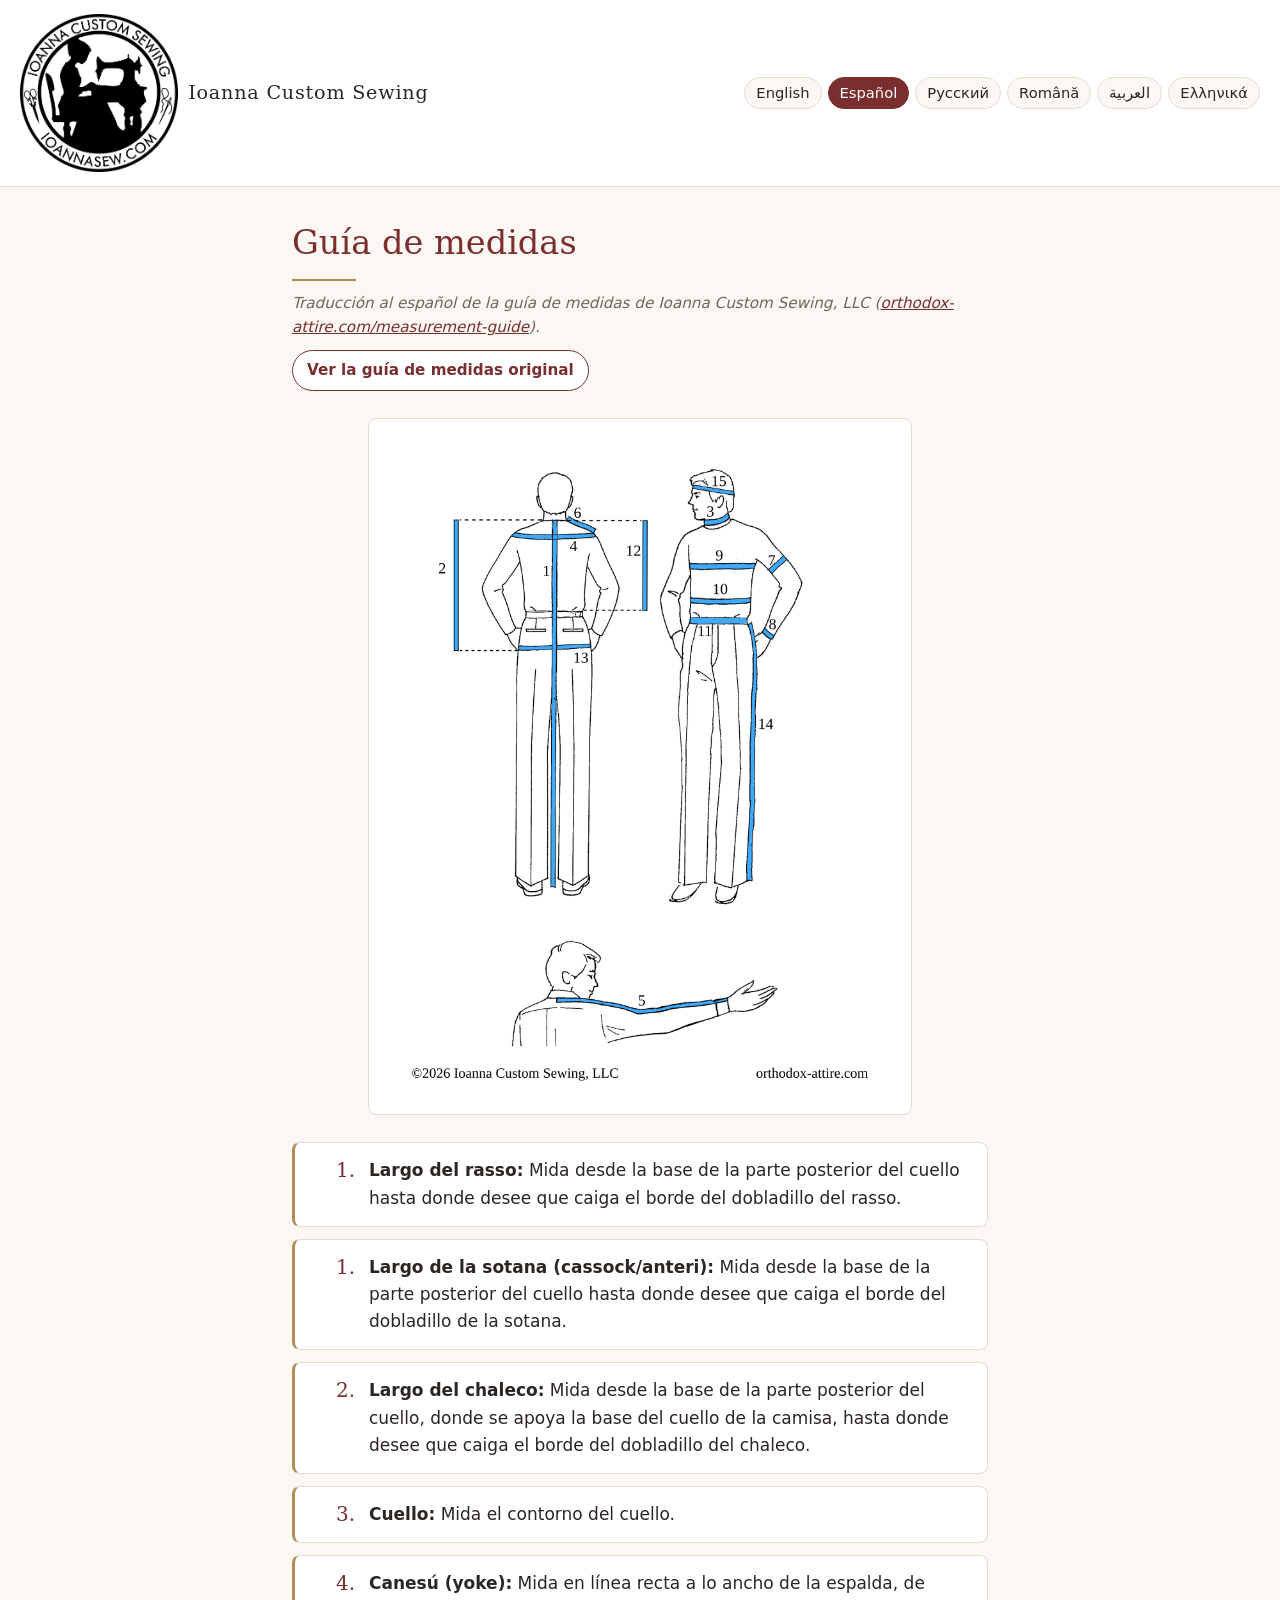
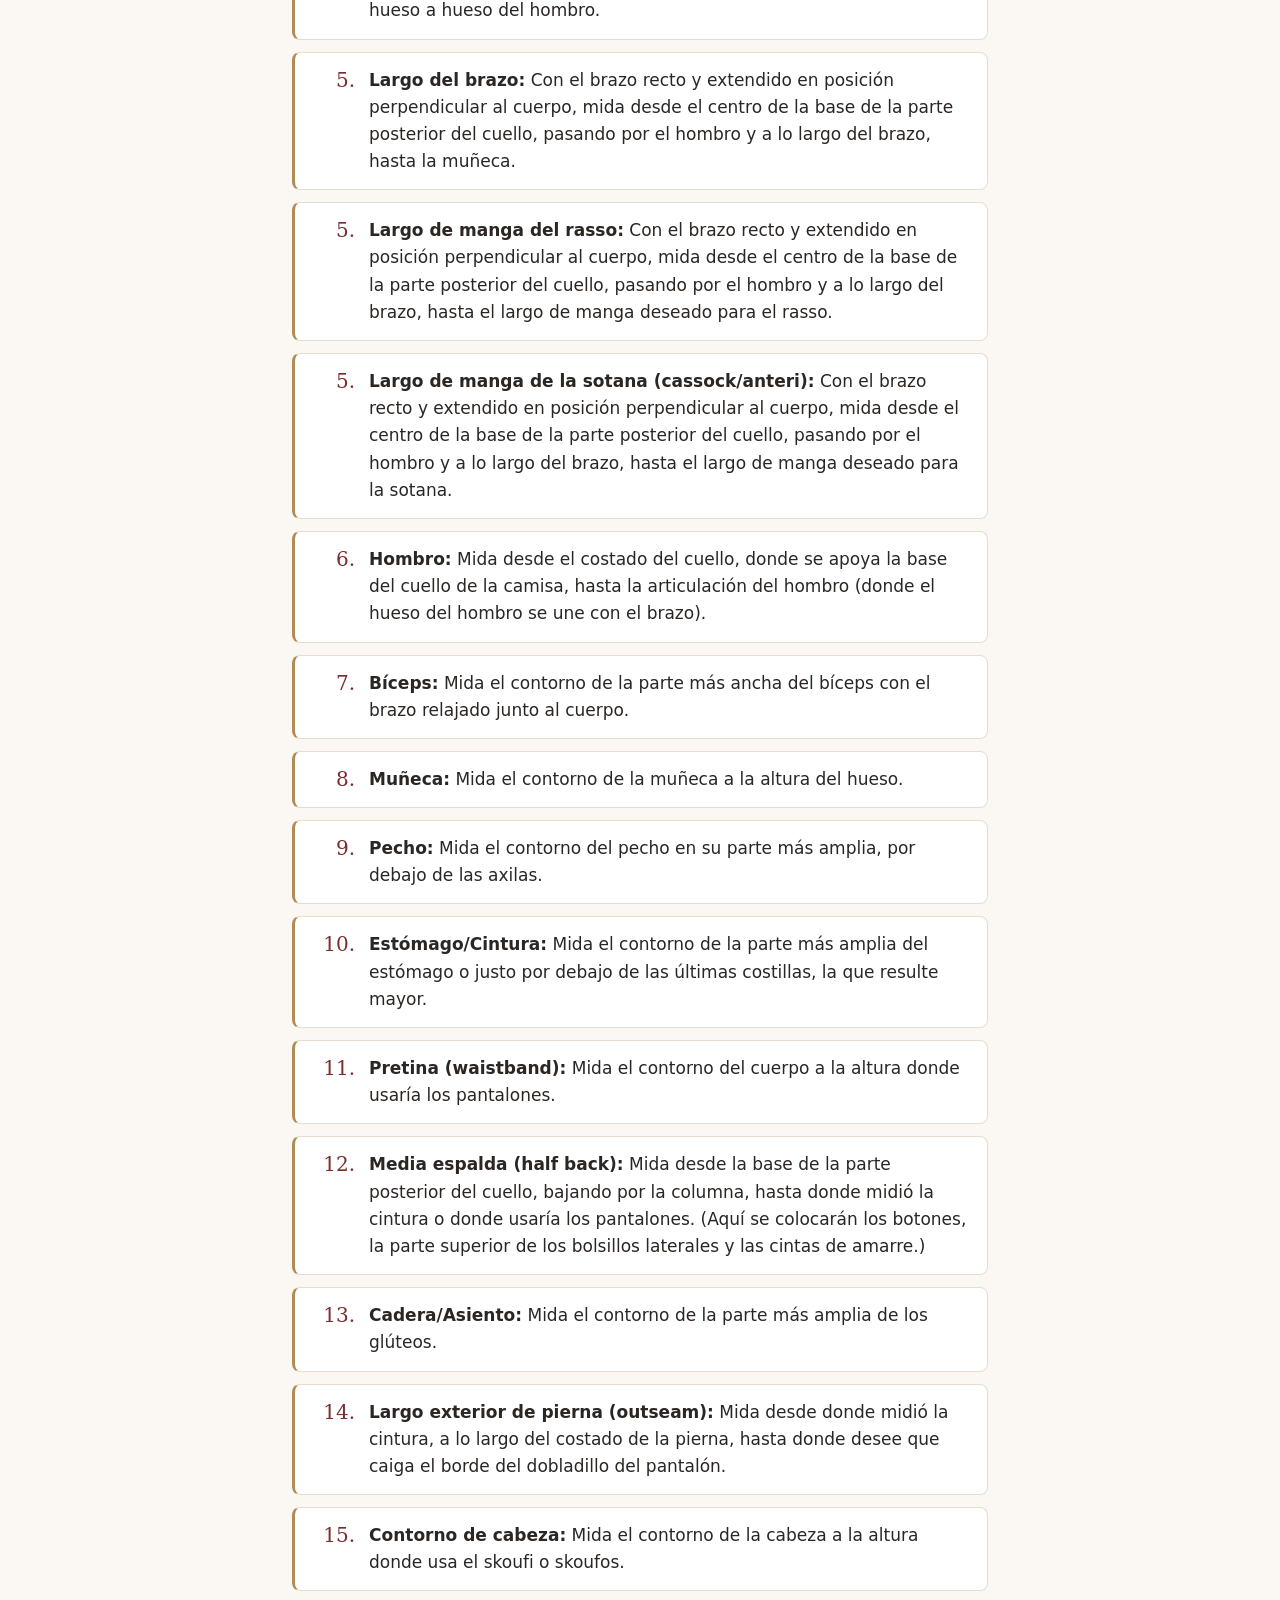
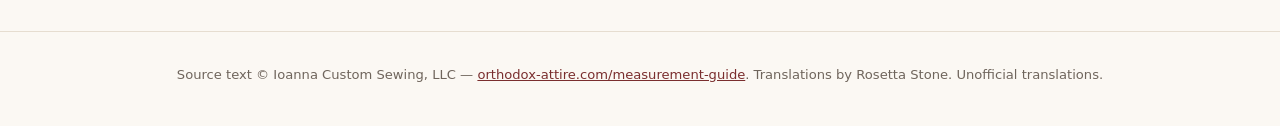
<file: es.html>
<!DOCTYPE html>
<html lang="es" dir="ltr">
<head>
<meta charset="utf-8">
<meta name="viewport" content="width=device-width, initial-scale=1">
<title>Guía de medidas — Ioanna Custom Sewing</title>
<link rel="stylesheet" href="style.css?v=3">
</head>
<body>
<header class="site">
  <div class="brand"><a class="logo-link" href="https://orthodox-attire.com/measurement-guide"><img class="logo" src="images/ioannaSewNoLastNameLogoNoBackground.png" width="158" height="158" alt="Ioanna Custom Sewing logo"></a><a class="home" href="index.html" lang="en" dir="ltr">Ioanna Custom Sewing</a></div>
  <nav class="langs" aria-label="Language / Idioma / Язык / Limba / اللغة / Γλώσσα"><ul><li><a href="en.html" lang="en" hreflang="en" dir="ltr">English</a></li><li><a href="es.html" lang="es" hreflang="es" dir="ltr" aria-current="page">Español</a></li><li><a href="ru.html" lang="ru" hreflang="ru" dir="ltr">Русский</a></li><li><a href="ro.html" lang="ro" hreflang="ro" dir="ltr">Română</a></li><li><a href="ar.html" lang="ar" hreflang="ar" dir="rtl">العربية</a></li><li><a href="el.html" lang="el" hreflang="el" dir="ltr">Ελληνικά</a></li></ul></nav>
</header>
<main>
  <h1>Guía de medidas</h1>
  <p class="sub">Traducción al español de la guía de medidas de Ioanna Custom Sewing, LLC (<a href="https://orthodox-attire.com/measurement-guide">orthodox-attire.com/measurement-guide</a>).</p>
  <p class="orig"><a href="https://orthodox-attire.com/measurement-guide">Ver la guía de medidas original</a></p>
  <figure class="diagram"><img src="images/IoannaCustomSewing-MensMeasurementDiagram.png" width="816" height="1056" alt="Diagrama de medidas"></figure>
  <ol class="guide">
      <li value="1"><span class="num">1.</span><div><strong>Largo del rasso:</strong> Mida desde la base de la parte posterior del cuello hasta donde desee que caiga el borde del dobladillo del rasso.</div></li>
      <li value="1"><span class="num">1.</span><div><strong>Largo de la sotana (cassock/anteri):</strong> Mida desde la base de la parte posterior del cuello hasta donde desee que caiga el borde del dobladillo de la sotana.</div></li>
      <li value="2"><span class="num">2.</span><div><strong>Largo del chaleco:</strong> Mida desde la base de la parte posterior del cuello, donde se apoya la base del cuello de la camisa, hasta donde desee que caiga el borde del dobladillo del chaleco.</div></li>
      <li value="3"><span class="num">3.</span><div><strong>Cuello:</strong> Mida el contorno del cuello.</div></li>
      <li value="4"><span class="num">4.</span><div><strong>Canesú (yoke):</strong> Mida en línea recta a lo ancho de la espalda, de hueso a hueso del hombro.</div></li>
      <li value="5"><span class="num">5.</span><div><strong>Largo del brazo:</strong> Con el brazo recto y extendido en posición perpendicular al cuerpo, mida desde el centro de la base de la parte posterior del cuello, pasando por el hombro y a lo largo del brazo, hasta la muñeca.</div></li>
      <li value="5"><span class="num">5.</span><div><strong>Largo de manga del rasso:</strong> Con el brazo recto y extendido en posición perpendicular al cuerpo, mida desde el centro de la base de la parte posterior del cuello, pasando por el hombro y a lo largo del brazo, hasta el largo de manga deseado para el rasso.</div></li>
      <li value="5"><span class="num">5.</span><div><strong>Largo de manga de la sotana (cassock/anteri):</strong> Con el brazo recto y extendido en posición perpendicular al cuerpo, mida desde el centro de la base de la parte posterior del cuello, pasando por el hombro y a lo largo del brazo, hasta el largo de manga deseado para la sotana.</div></li>
      <li value="6"><span class="num">6.</span><div><strong>Hombro:</strong> Mida desde el costado del cuello, donde se apoya la base del cuello de la camisa, hasta la articulación del hombro (donde el hueso del hombro se une con el brazo).</div></li>
      <li value="7"><span class="num">7.</span><div><strong>Bíceps:</strong> Mida el contorno de la parte más ancha del bíceps con el brazo relajado junto al cuerpo.</div></li>
      <li value="8"><span class="num">8.</span><div><strong>Muñeca:</strong> Mida el contorno de la muñeca a la altura del hueso.</div></li>
      <li value="9"><span class="num">9.</span><div><strong>Pecho:</strong> Mida el contorno del pecho en su parte más amplia, por debajo de las axilas.</div></li>
      <li value="10"><span class="num">10.</span><div><strong>Estómago/Cintura:</strong> Mida el contorno de la parte más amplia del estómago o justo por debajo de las últimas costillas, la que resulte mayor.</div></li>
      <li value="11"><span class="num">11.</span><div><strong>Pretina (waistband):</strong> Mida el contorno del cuerpo a la altura donde usaría los pantalones.</div></li>
      <li value="12"><span class="num">12.</span><div><strong>Media espalda (half back):</strong> Mida desde la base de la parte posterior del cuello, bajando por la columna, hasta donde midió la cintura o donde usaría los pantalones. (Aquí se colocarán los botones, la parte superior de los bolsillos laterales y las cintas de amarre.)</div></li>
      <li value="13"><span class="num">13.</span><div><strong>Cadera/Asiento:</strong> Mida el contorno de la parte más amplia de los glúteos.</div></li>
      <li value="14"><span class="num">14.</span><div><strong>Largo exterior de pierna (outseam):</strong> Mida desde donde midió la cintura, a lo largo del costado de la pierna, hasta donde desee que caiga el borde del dobladillo del pantalón.</div></li>
      <li value="15"><span class="num">15.</span><div><strong>Contorno de cabeza:</strong> Mida el contorno de la cabeza a la altura donde usa el skoufi o skoufos.</div></li>
  </ol>
</main>
<footer lang="en" dir="ltr">
  <p>Source text © Ioanna Custom Sewing, LLC — <a href="https://orthodox-attire.com/measurement-guide">orthodox-attire.com/measurement-guide</a>. Translations by Rosetta Stone. Unofficial translations.</p>
</footer>
</body>
</html>
</file>
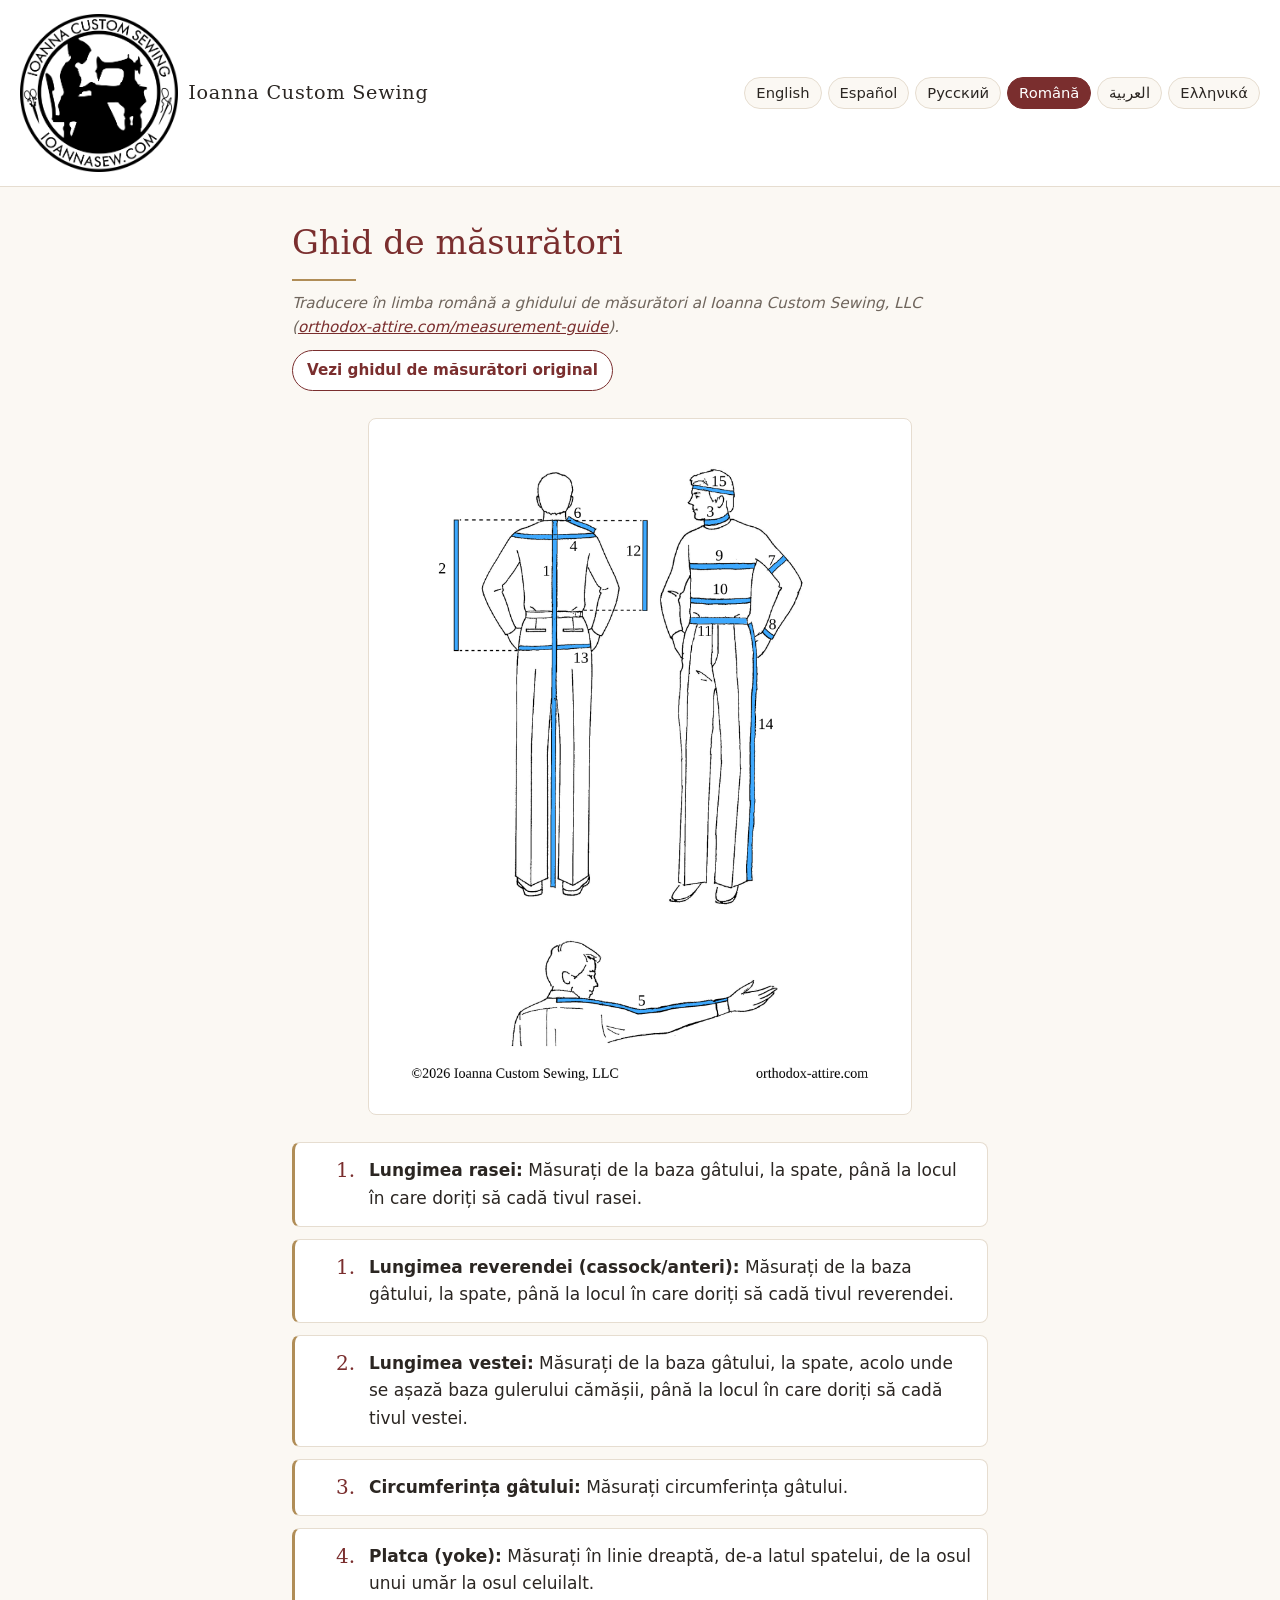
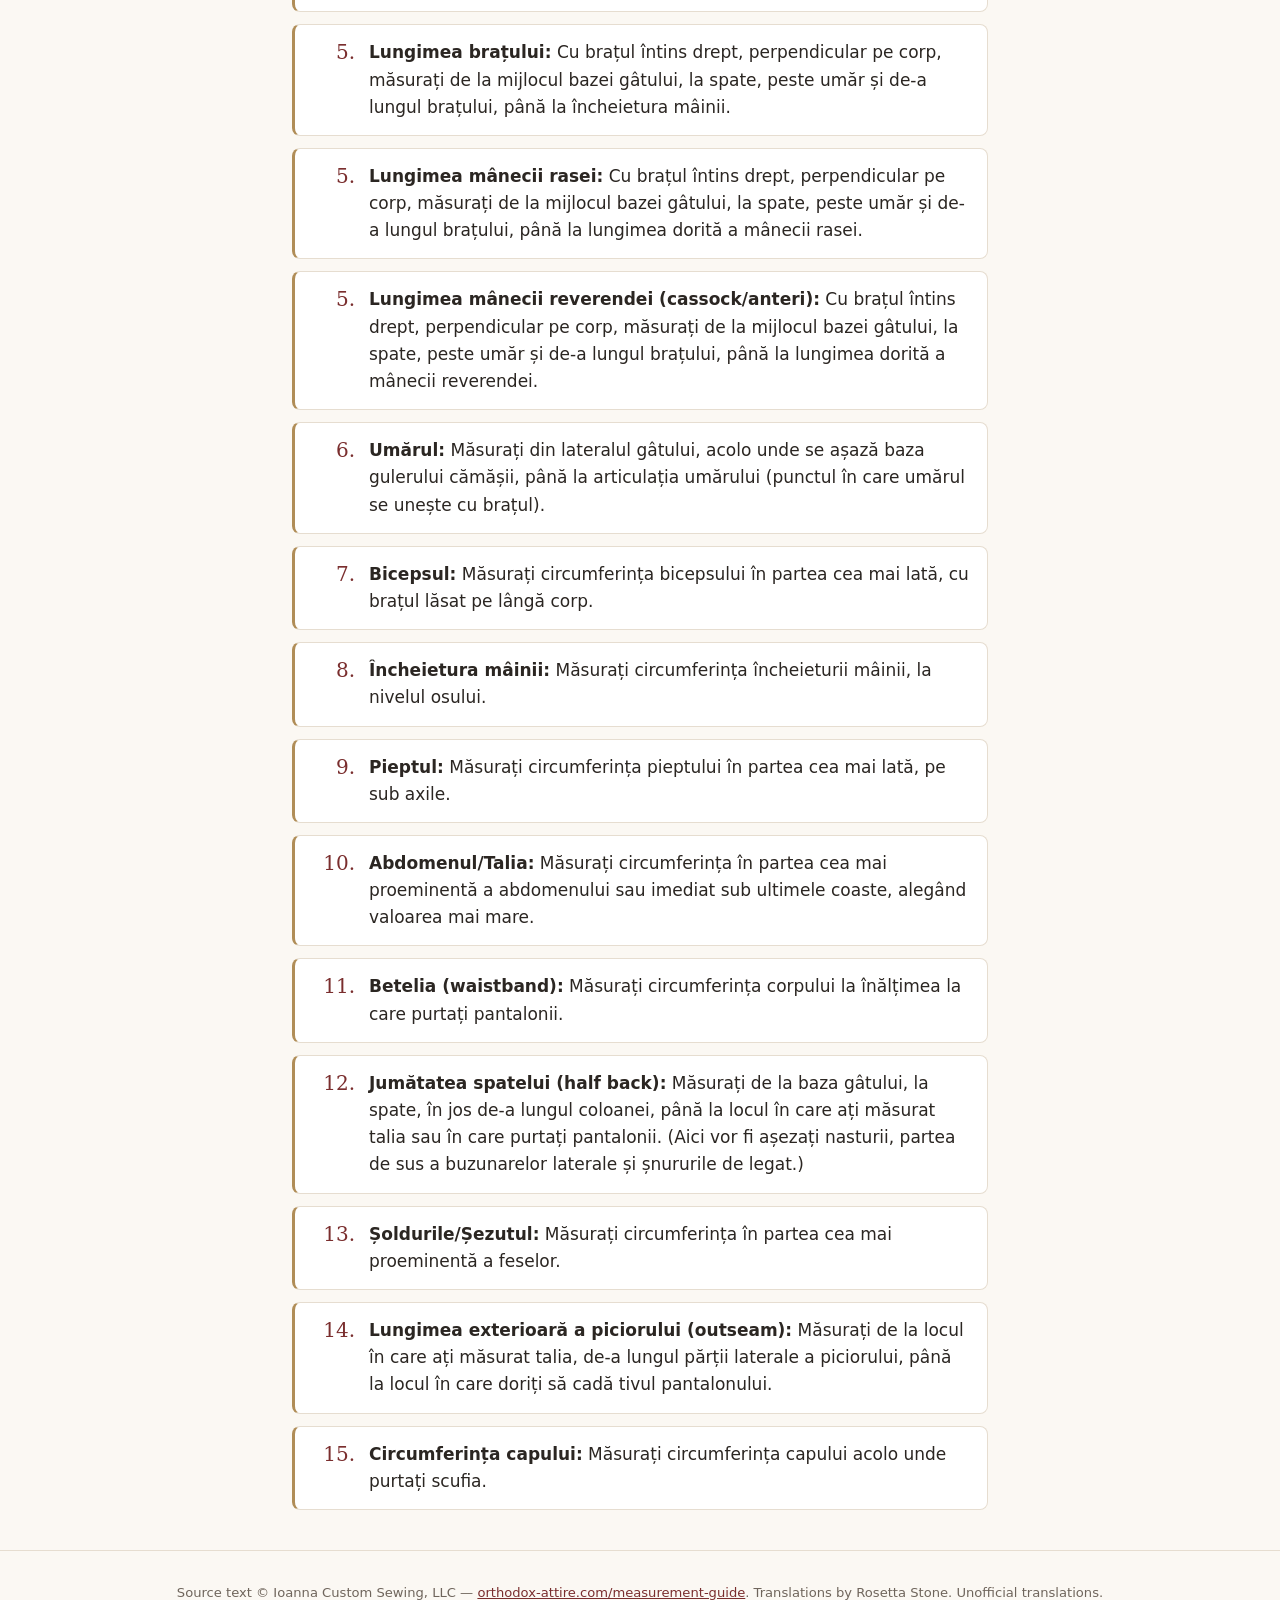
<file: ro.html>
<!DOCTYPE html>
<html lang="ro" dir="ltr">
<head>
<meta charset="utf-8">
<meta name="viewport" content="width=device-width, initial-scale=1">
<title>Ghid de măsurători — Ioanna Custom Sewing</title>
<link rel="stylesheet" href="style.css?v=3">
</head>
<body>
<header class="site">
  <div class="brand"><a class="logo-link" href="https://orthodox-attire.com/measurement-guide"><img class="logo" src="images/ioannaSewNoLastNameLogoNoBackground.png" width="158" height="158" alt="Ioanna Custom Sewing logo"></a><a class="home" href="index.html" lang="en" dir="ltr">Ioanna Custom Sewing</a></div>
  <nav class="langs" aria-label="Language / Idioma / Язык / Limba / اللغة / Γλώσσα"><ul><li><a href="en.html" lang="en" hreflang="en" dir="ltr">English</a></li><li><a href="es.html" lang="es" hreflang="es" dir="ltr">Español</a></li><li><a href="ru.html" lang="ru" hreflang="ru" dir="ltr">Русский</a></li><li><a href="ro.html" lang="ro" hreflang="ro" dir="ltr" aria-current="page">Română</a></li><li><a href="ar.html" lang="ar" hreflang="ar" dir="rtl">العربية</a></li><li><a href="el.html" lang="el" hreflang="el" dir="ltr">Ελληνικά</a></li></ul></nav>
</header>
<main>
  <h1>Ghid de măsurători</h1>
  <p class="sub">Traducere în limba română a ghidului de măsurători al Ioanna Custom Sewing, LLC (<a href="https://orthodox-attire.com/measurement-guide">orthodox-attire.com/measurement-guide</a>).</p>
  <p class="orig"><a href="https://orthodox-attire.com/measurement-guide">Vezi ghidul de măsurători original</a></p>
  <figure class="diagram"><img src="images/IoannaCustomSewing-MensMeasurementDiagram.png" width="816" height="1056" alt="Diagramă de măsurători"></figure>
  <ol class="guide">
      <li value="1"><span class="num">1.</span><div><strong>Lungimea rasei:</strong> Măsurați de la baza gâtului, la spate, până la locul în care doriți să cadă tivul rasei.</div></li>
      <li value="1"><span class="num">1.</span><div><strong>Lungimea reverendei (cassock/anteri):</strong> Măsurați de la baza gâtului, la spate, până la locul în care doriți să cadă tivul reverendei.</div></li>
      <li value="2"><span class="num">2.</span><div><strong>Lungimea vestei:</strong> Măsurați de la baza gâtului, la spate, acolo unde se așază baza gulerului cămășii, până la locul în care doriți să cadă tivul vestei.</div></li>
      <li value="3"><span class="num">3.</span><div><strong>Circumferința gâtului:</strong> Măsurați circumferința gâtului.</div></li>
      <li value="4"><span class="num">4.</span><div><strong>Platca (yoke):</strong> Măsurați în linie dreaptă, de-a latul spatelui, de la osul unui umăr la osul celuilalt.</div></li>
      <li value="5"><span class="num">5.</span><div><strong>Lungimea brațului:</strong> Cu brațul întins drept, perpendicular pe corp, măsurați de la mijlocul bazei gâtului, la spate, peste umăr și de-a lungul brațului, până la încheietura mâinii.</div></li>
      <li value="5"><span class="num">5.</span><div><strong>Lungimea mânecii rasei:</strong> Cu brațul întins drept, perpendicular pe corp, măsurați de la mijlocul bazei gâtului, la spate, peste umăr și de-a lungul brațului, până la lungimea dorită a mânecii rasei.</div></li>
      <li value="5"><span class="num">5.</span><div><strong>Lungimea mânecii reverendei (cassock/anteri):</strong> Cu brațul întins drept, perpendicular pe corp, măsurați de la mijlocul bazei gâtului, la spate, peste umăr și de-a lungul brațului, până la lungimea dorită a mânecii reverendei.</div></li>
      <li value="6"><span class="num">6.</span><div><strong>Umărul:</strong> Măsurați din lateralul gâtului, acolo unde se așază baza gulerului cămășii, până la articulația umărului (punctul în care umărul se unește cu brațul).</div></li>
      <li value="7"><span class="num">7.</span><div><strong>Bicepsul:</strong> Măsurați circumferința bicepsului în partea cea mai lată, cu brațul lăsat pe lângă corp.</div></li>
      <li value="8"><span class="num">8.</span><div><strong>Încheietura mâinii:</strong> Măsurați circumferința încheieturii mâinii, la nivelul osului.</div></li>
      <li value="9"><span class="num">9.</span><div><strong>Pieptul:</strong> Măsurați circumferința pieptului în partea cea mai lată, pe sub axile.</div></li>
      <li value="10"><span class="num">10.</span><div><strong>Abdomenul/Talia:</strong> Măsurați circumferința în partea cea mai proeminentă a abdomenului sau imediat sub ultimele coaste, alegând valoarea mai mare.</div></li>
      <li value="11"><span class="num">11.</span><div><strong>Betelia (waistband):</strong> Măsurați circumferința corpului la înălțimea la care purtați pantalonii.</div></li>
      <li value="12"><span class="num">12.</span><div><strong>Jumătatea spatelui (half back):</strong> Măsurați de la baza gâtului, la spate, în jos de-a lungul coloanei, până la locul în care ați măsurat talia sau în care purtați pantalonii. (Aici vor fi așezați nasturii, partea de sus a buzunarelor laterale și șnururile de legat.)</div></li>
      <li value="13"><span class="num">13.</span><div><strong>Șoldurile/Șezutul:</strong> Măsurați circumferința în partea cea mai proeminentă a feselor.</div></li>
      <li value="14"><span class="num">14.</span><div><strong>Lungimea exterioară a piciorului (outseam):</strong> Măsurați de la locul în care ați măsurat talia, de-a lungul părții laterale a piciorului, până la locul în care doriți să cadă tivul pantalonului.</div></li>
      <li value="15"><span class="num">15.</span><div><strong>Circumferința capului:</strong> Măsurați circumferința capului acolo unde purtați scufia.</div></li>
  </ol>
</main>
<footer lang="en" dir="ltr">
  <p>Source text © Ioanna Custom Sewing, LLC — <a href="https://orthodox-attire.com/measurement-guide">orthodox-attire.com/measurement-guide</a>. Translations by Rosetta Stone. Unofficial translations.</p>
</footer>
</body>
</html>
</file>
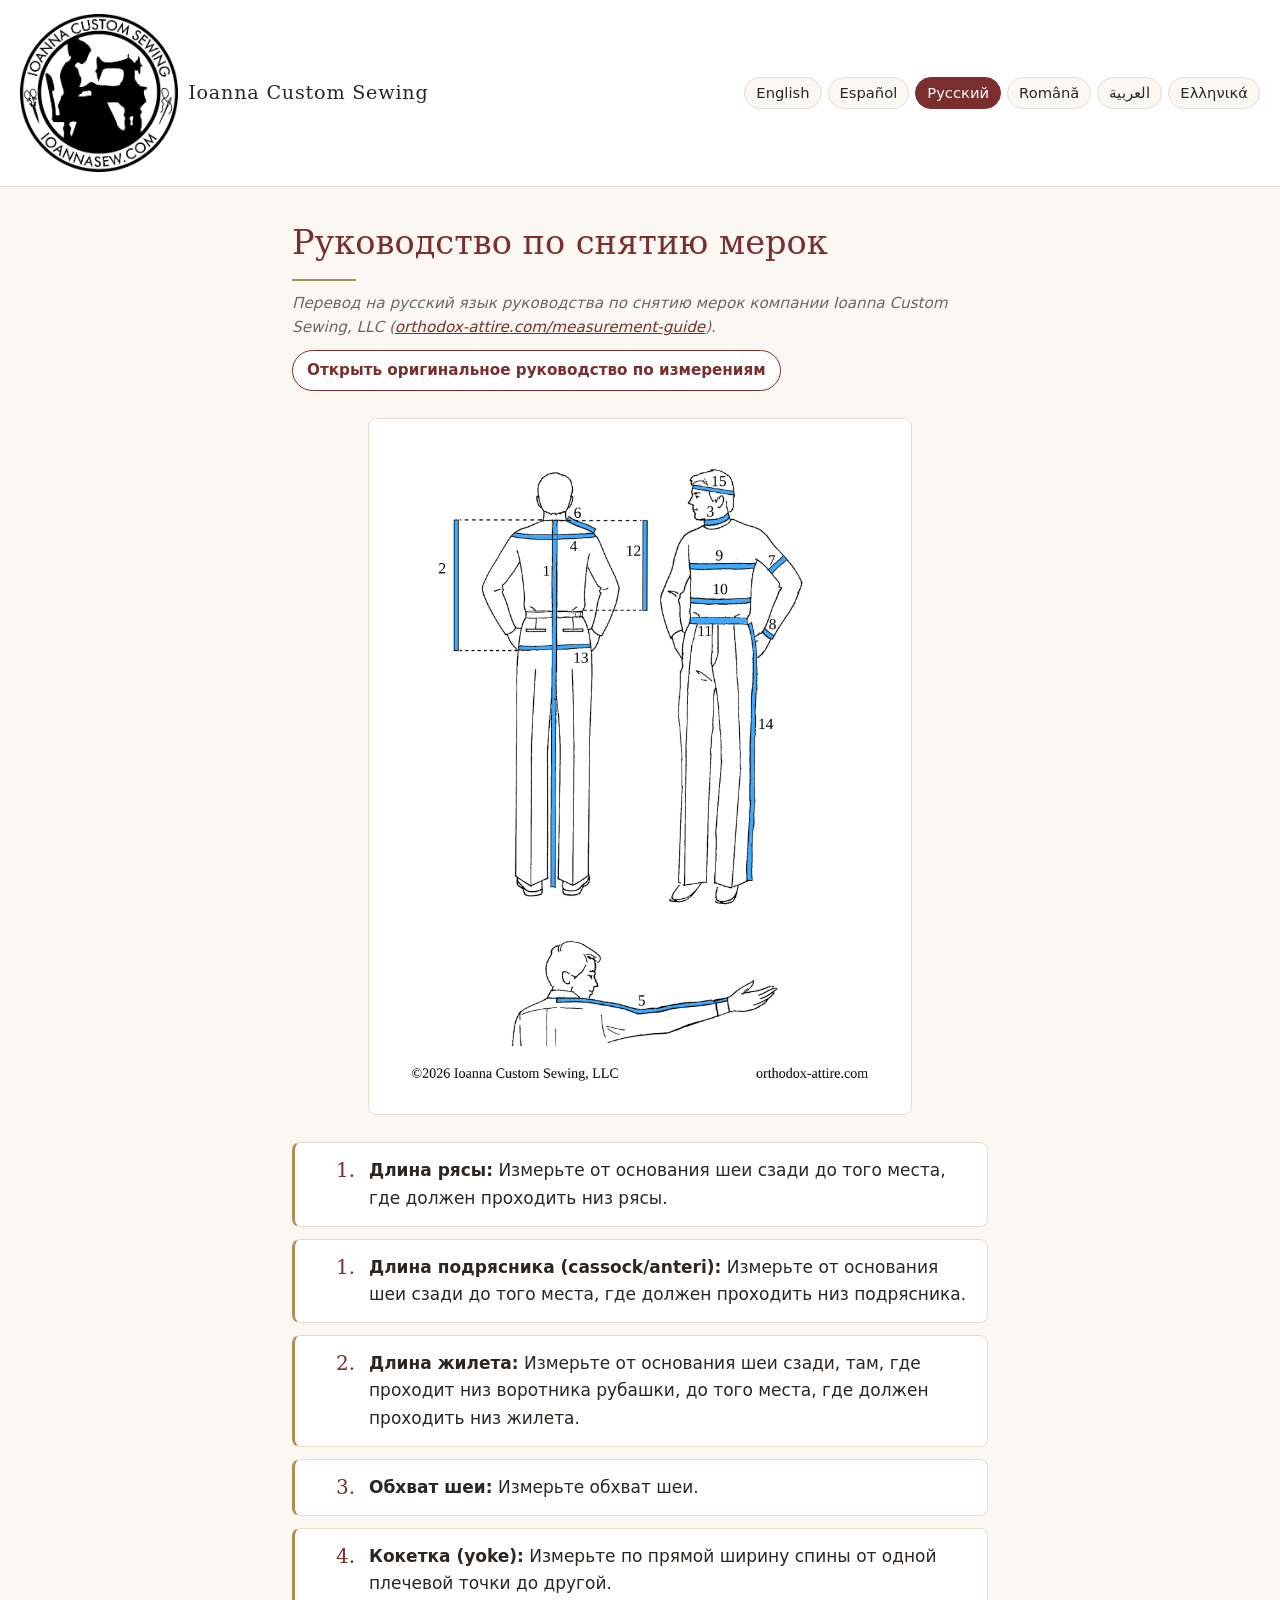
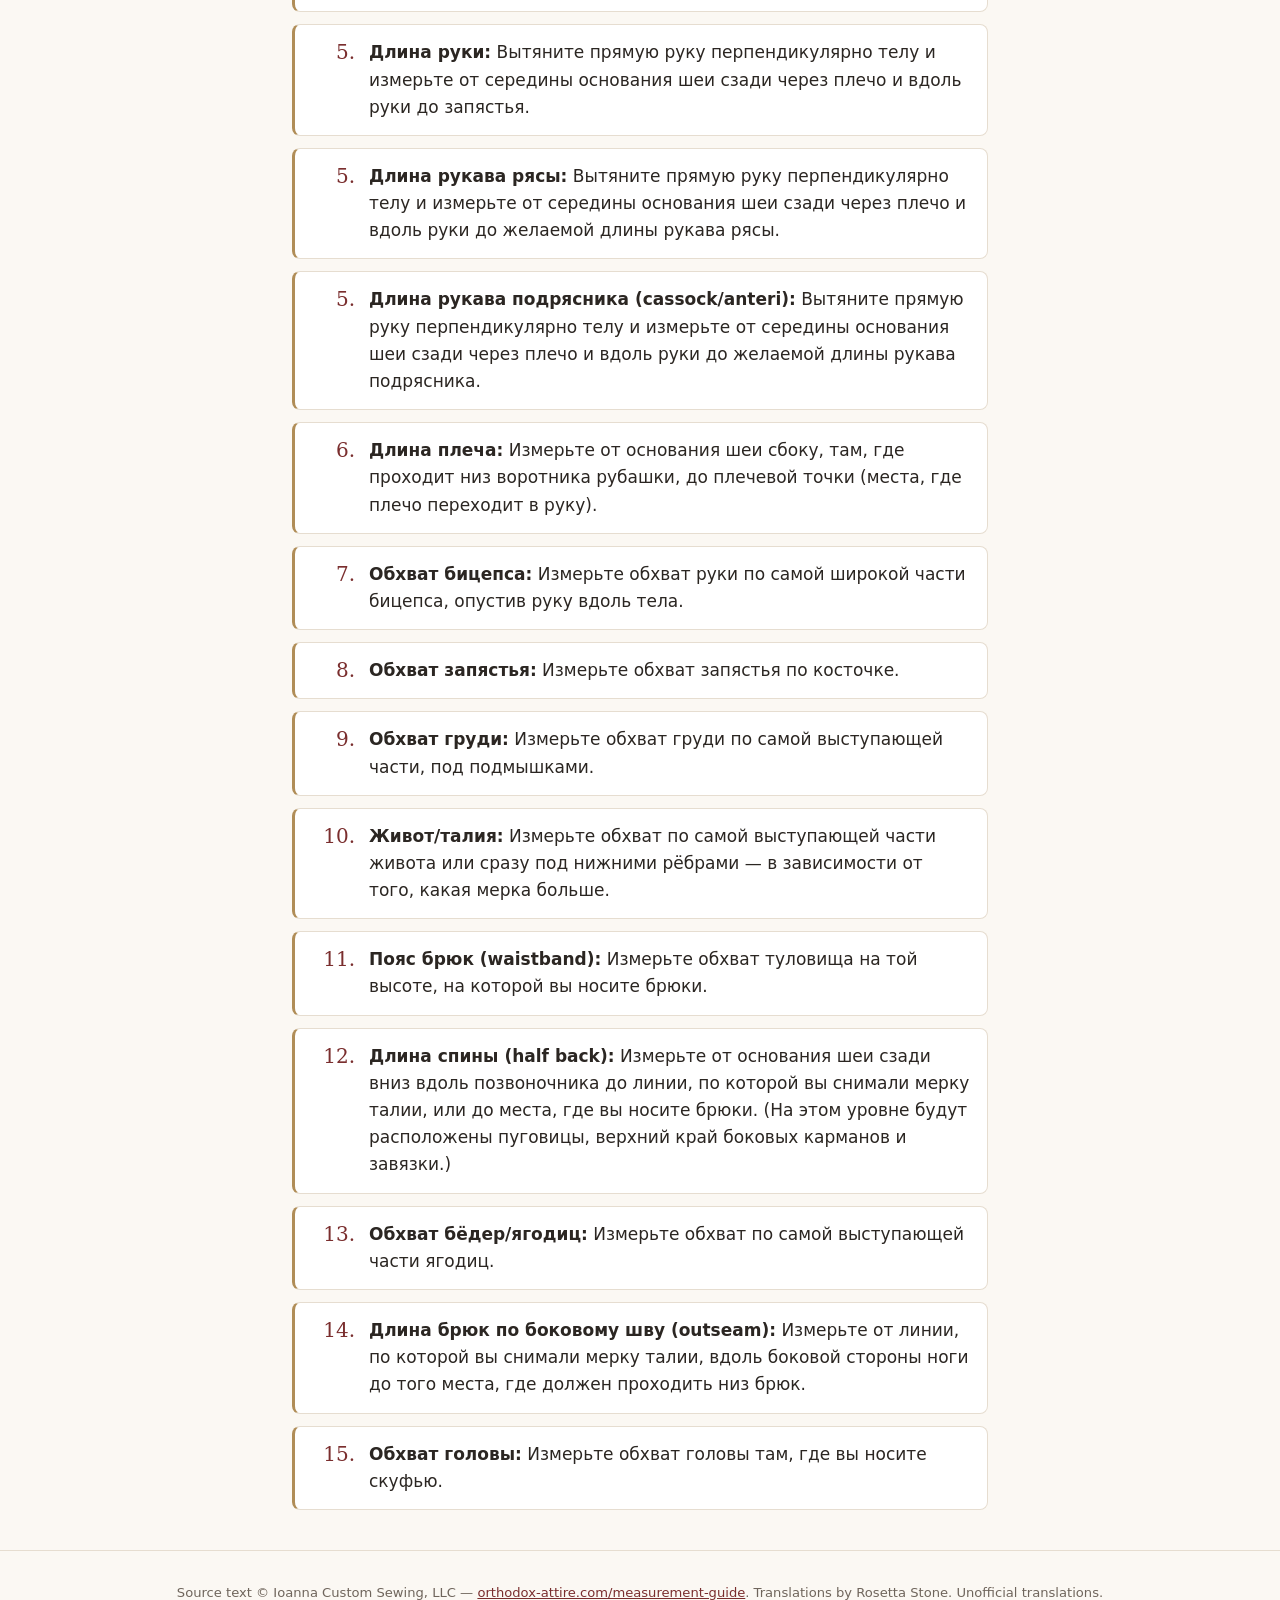
<file: ru.html>
<!DOCTYPE html>
<html lang="ru" dir="ltr">
<head>
<meta charset="utf-8">
<meta name="viewport" content="width=device-width, initial-scale=1">
<title>Руководство по снятию мерок — Ioanna Custom Sewing</title>
<link rel="stylesheet" href="style.css?v=3">
</head>
<body>
<header class="site">
  <div class="brand"><a class="logo-link" href="https://orthodox-attire.com/measurement-guide"><img class="logo" src="images/ioannaSewNoLastNameLogoNoBackground.png" width="158" height="158" alt="Ioanna Custom Sewing logo"></a><a class="home" href="index.html" lang="en" dir="ltr">Ioanna Custom Sewing</a></div>
  <nav class="langs" aria-label="Language / Idioma / Язык / Limba / اللغة / Γλώσσα"><ul><li><a href="en.html" lang="en" hreflang="en" dir="ltr">English</a></li><li><a href="es.html" lang="es" hreflang="es" dir="ltr">Español</a></li><li><a href="ru.html" lang="ru" hreflang="ru" dir="ltr" aria-current="page">Русский</a></li><li><a href="ro.html" lang="ro" hreflang="ro" dir="ltr">Română</a></li><li><a href="ar.html" lang="ar" hreflang="ar" dir="rtl">العربية</a></li><li><a href="el.html" lang="el" hreflang="el" dir="ltr">Ελληνικά</a></li></ul></nav>
</header>
<main>
  <h1>Руководство по снятию мерок</h1>
  <p class="sub">Перевод на русский язык руководства по снятию мерок компании Ioanna Custom Sewing, LLC (<a href="https://orthodox-attire.com/measurement-guide">orthodox-attire.com/measurement-guide</a>).</p>
  <p class="orig"><a href="https://orthodox-attire.com/measurement-guide">Открыть оригинальное руководство по измерениям</a></p>
  <figure class="diagram"><img src="images/IoannaCustomSewing-MensMeasurementDiagram.png" width="816" height="1056" alt="Схема измерений"></figure>
  <ol class="guide">
      <li value="1"><span class="num">1.</span><div><strong>Длина рясы:</strong> Измерьте от основания шеи сзади до того места, где должен проходить низ рясы.</div></li>
      <li value="1"><span class="num">1.</span><div><strong>Длина подрясника (cassock/anteri):</strong> Измерьте от основания шеи сзади до того места, где должен проходить низ подрясника.</div></li>
      <li value="2"><span class="num">2.</span><div><strong>Длина жилета:</strong> Измерьте от основания шеи сзади, там, где проходит низ воротника рубашки, до того места, где должен проходить низ жилета.</div></li>
      <li value="3"><span class="num">3.</span><div><strong>Обхват шеи:</strong> Измерьте обхват шеи.</div></li>
      <li value="4"><span class="num">4.</span><div><strong>Кокетка (yoke):</strong> Измерьте по прямой ширину спины от одной плечевой точки до другой.</div></li>
      <li value="5"><span class="num">5.</span><div><strong>Длина руки:</strong> Вытяните прямую руку перпендикулярно телу и измерьте от середины основания шеи сзади через плечо и вдоль руки до запястья.</div></li>
      <li value="5"><span class="num">5.</span><div><strong>Длина рукава рясы:</strong> Вытяните прямую руку перпендикулярно телу и измерьте от середины основания шеи сзади через плечо и вдоль руки до желаемой длины рукава рясы.</div></li>
      <li value="5"><span class="num">5.</span><div><strong>Длина рукава подрясника (cassock/anteri):</strong> Вытяните прямую руку перпендикулярно телу и измерьте от середины основания шеи сзади через плечо и вдоль руки до желаемой длины рукава подрясника.</div></li>
      <li value="6"><span class="num">6.</span><div><strong>Длина плеча:</strong> Измерьте от основания шеи сбоку, там, где проходит низ воротника рубашки, до плечевой точки (места, где плечо переходит в руку).</div></li>
      <li value="7"><span class="num">7.</span><div><strong>Обхват бицепса:</strong> Измерьте обхват руки по самой широкой части бицепса, опустив руку вдоль тела.</div></li>
      <li value="8"><span class="num">8.</span><div><strong>Обхват запястья:</strong> Измерьте обхват запястья по косточке.</div></li>
      <li value="9"><span class="num">9.</span><div><strong>Обхват груди:</strong> Измерьте обхват груди по самой выступающей части, под подмышками.</div></li>
      <li value="10"><span class="num">10.</span><div><strong>Живот/талия:</strong> Измерьте обхват по самой выступающей части живота или сразу под нижними рёбрами — в зависимости от того, какая мерка больше.</div></li>
      <li value="11"><span class="num">11.</span><div><strong>Пояс брюк (waistband):</strong> Измерьте обхват туловища на той высоте, на которой вы носите брюки.</div></li>
      <li value="12"><span class="num">12.</span><div><strong>Длина спины (half back):</strong> Измерьте от основания шеи сзади вниз вдоль позвоночника до линии, по которой вы снимали мерку талии, или до места, где вы носите брюки. (На этом уровне будут расположены пуговицы, верхний край боковых карманов и завязки.)</div></li>
      <li value="13"><span class="num">13.</span><div><strong>Обхват бёдер/ягодиц:</strong> Измерьте обхват по самой выступающей части ягодиц.</div></li>
      <li value="14"><span class="num">14.</span><div><strong>Длина брюк по боковому шву (outseam):</strong> Измерьте от линии, по которой вы снимали мерку талии, вдоль боковой стороны ноги до того места, где должен проходить низ брюк.</div></li>
      <li value="15"><span class="num">15.</span><div><strong>Обхват головы:</strong> Измерьте обхват головы там, где вы носите скуфью.</div></li>
  </ol>
</main>
<footer lang="en" dir="ltr">
  <p>Source text © Ioanna Custom Sewing, LLC — <a href="https://orthodox-attire.com/measurement-guide">orthodox-attire.com/measurement-guide</a>. Translations by Rosetta Stone. Unofficial translations.</p>
</footer>
</body>
</html>
</file>
<file: style.css>
/* Measurement guide mockups: shared stylesheet */
:root{
  --ink:#2b2622; --muted:#6f655c; --paper:#fbf8f3; --card:#fff;
  --line:#e6ddd0; --accent:#7a2e2e; --gold:#b08d57;
  --sans: system-ui, -apple-system, "Segoe UI", Roboto, "Helvetica Neue", "Noto Sans", "DejaVu Sans", Arial, sans-serif;
  --serif: "Iowan Old Style", "Palatino Linotype", Palatino, Georgia, "Noto Serif", "DejaVu Serif", serif;
  --arabic: "Noto Naskh Arabic", "Noto Sans Arabic", "Geeza Pro", "Segoe UI", Tahoma, "Arabic Typesetting", sans-serif;
}
*{box-sizing:border-box}
html{-webkit-text-size-adjust:100%}
body{margin:0;background:var(--paper);color:var(--ink);font:17px/1.6 var(--sans)}
:lang(ar){font-family:var(--arabic);line-height:1.9}
html:lang(ar) body{font-size:18.5px}
h1,.home{font-family:var(--serif)}
h1:lang(ar){font-family:var(--arabic)}
a{color:var(--accent)}
header.site{background:var(--card);border-bottom:1px solid var(--line);padding:14px 20px;display:flex;flex-wrap:wrap;gap:10px 24px;align-items:center;justify-content:space-between}
.home{font-size:1.2rem;letter-spacing:.04em;text-decoration:none;color:var(--ink)}
.home::before{content:"✂";color:var(--gold);margin-inline-end:.45em}
.langs ul{list-style:none;margin:0;padding:0;display:flex;flex-wrap:wrap;gap:6px}
.langs a{display:block;padding:5px 11px;border:1px solid var(--line);border-radius:999px;text-decoration:none;color:var(--ink);font-size:.92rem;line-height:1.4;background:var(--paper)}
.langs a:hover{border-color:var(--gold)}
.langs a[aria-current="page"]{background:var(--accent);border-color:var(--accent);color:#fff}
.langs a:lang(ar){font-family:var(--arabic)}
main{max-width:46rem;margin:0 auto;padding:28px 20px 40px}
h1{font-weight:normal;font-size:2.1rem;line-height:1.25;margin:.2em 0 .3em;color:var(--accent)}
h1::after{content:"";display:block;width:64px;height:2px;background:var(--gold);margin-top:.45em}
.sub{color:var(--muted);font-style:italic;font-size:.95rem;margin:0 0 1.6em}
.sub:lang(ar){font-style:normal}
ol.guide{list-style:none;margin:0;padding:0;display:grid;gap:12px}
ol.guide li{display:flex;gap:14px;align-items:flex-start;background:var(--card);border:1px solid var(--line);border-inline-start:3px solid var(--gold);border-radius:8px;padding:14px 16px}
.num{flex:0 0 2.2em;font-family:var(--serif);font-size:1.25rem;line-height:1.3;color:var(--accent);text-align:end;font-variant-numeric:lining-nums tabular-nums}
ol.guide strong{color:var(--ink);font-weight:600}
.langgrid{list-style:none;margin:0;padding:0;display:grid;grid-template-columns:repeat(auto-fill,minmax(150px,1fr));gap:12px}
.langgrid a{display:flex;flex-direction:column;gap:2px;padding:18px;background:var(--card);border:1px solid var(--line);border-radius:10px;text-decoration:none;color:var(--ink)}
.langgrid a:hover{border-color:var(--gold)}
.lname{font-size:1.25rem}
.code{font-size:.8rem;color:var(--muted);text-transform:uppercase;letter-spacing:.1em}
footer{border-top:1px solid var(--line);color:var(--muted);font-size:.82rem;text-align:center;padding:18px 20px 28px}
@media (max-width:520px){
  body{font-size:16px}
  header.site{padding:12px 14px}
  main{padding:20px 14px 32px}
  h1{font-size:1.7rem}
  ol.guide li{padding:12px 12px;gap:10px}
  .num{flex-basis:1.8em;font-size:1.1rem}
}
/* Logo, original-guide link and measurement diagram from the source page */
.brand{display:flex;align-items:center;gap:.6em}
.brand:has(.logo) .home::before{content:none}
.logo-link{display:block;flex:0 0 auto;line-height:0}
.logo{display:block;width:158px;height:158px;max-width:none}
/* Same rendered size as the source site header: 158px, 60px at 767px and below */
@media (max-width:767px){
  .logo{width:60px;height:60px}
}
.orig{margin:-.8em 0 1.6em}
.orig a{display:inline-block;padding:7px 14px;border:1px solid var(--accent);border-radius:999px;text-decoration:none;font-weight:600;font-size:.95rem;background:var(--card)}
.orig a:hover{background:var(--accent);color:#fff}
figure.diagram{margin:0 auto 1.6em;max-width:34rem;background:#fff;border:1px solid var(--line);border-radius:8px;padding:10px}
figure.diagram img{display:block;max-width:100%;height:auto;margin:0 auto}
@media (max-width:520px){
  figure.diagram{padding:6px}
}
</file>
